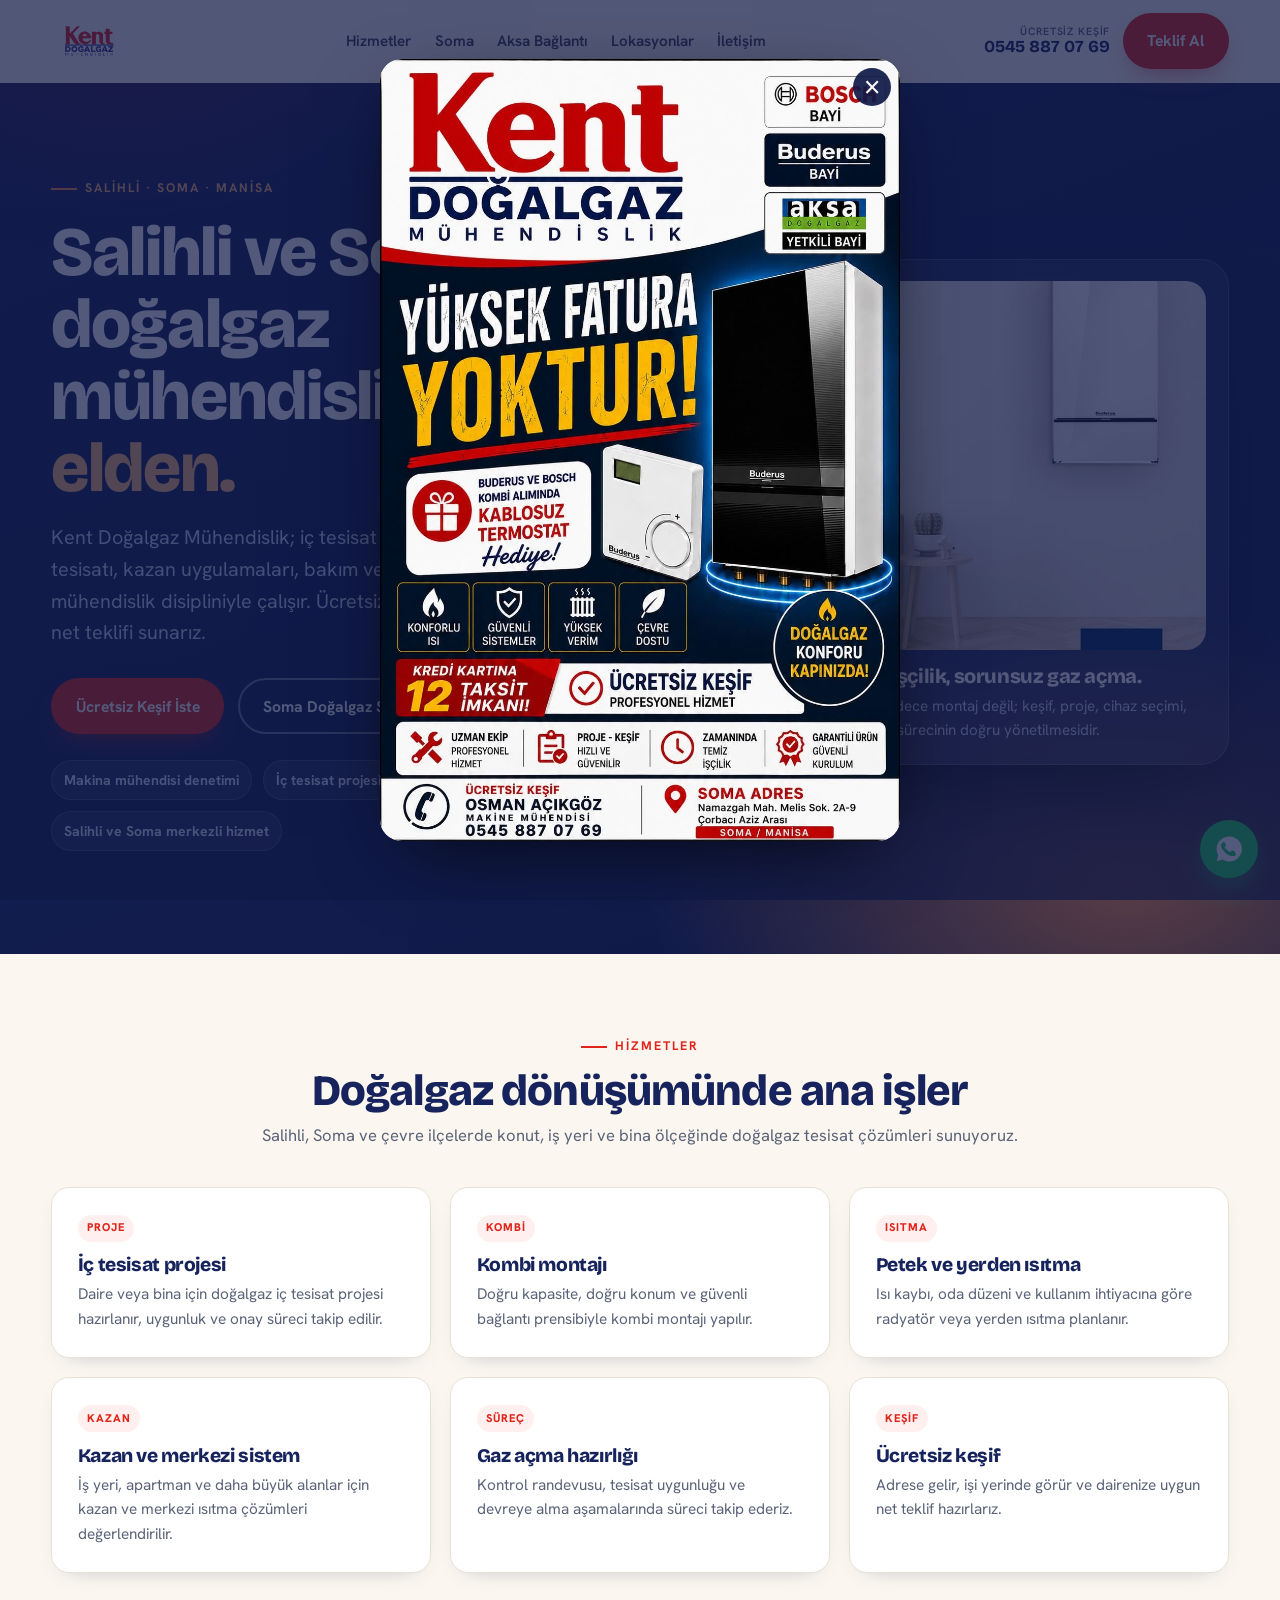
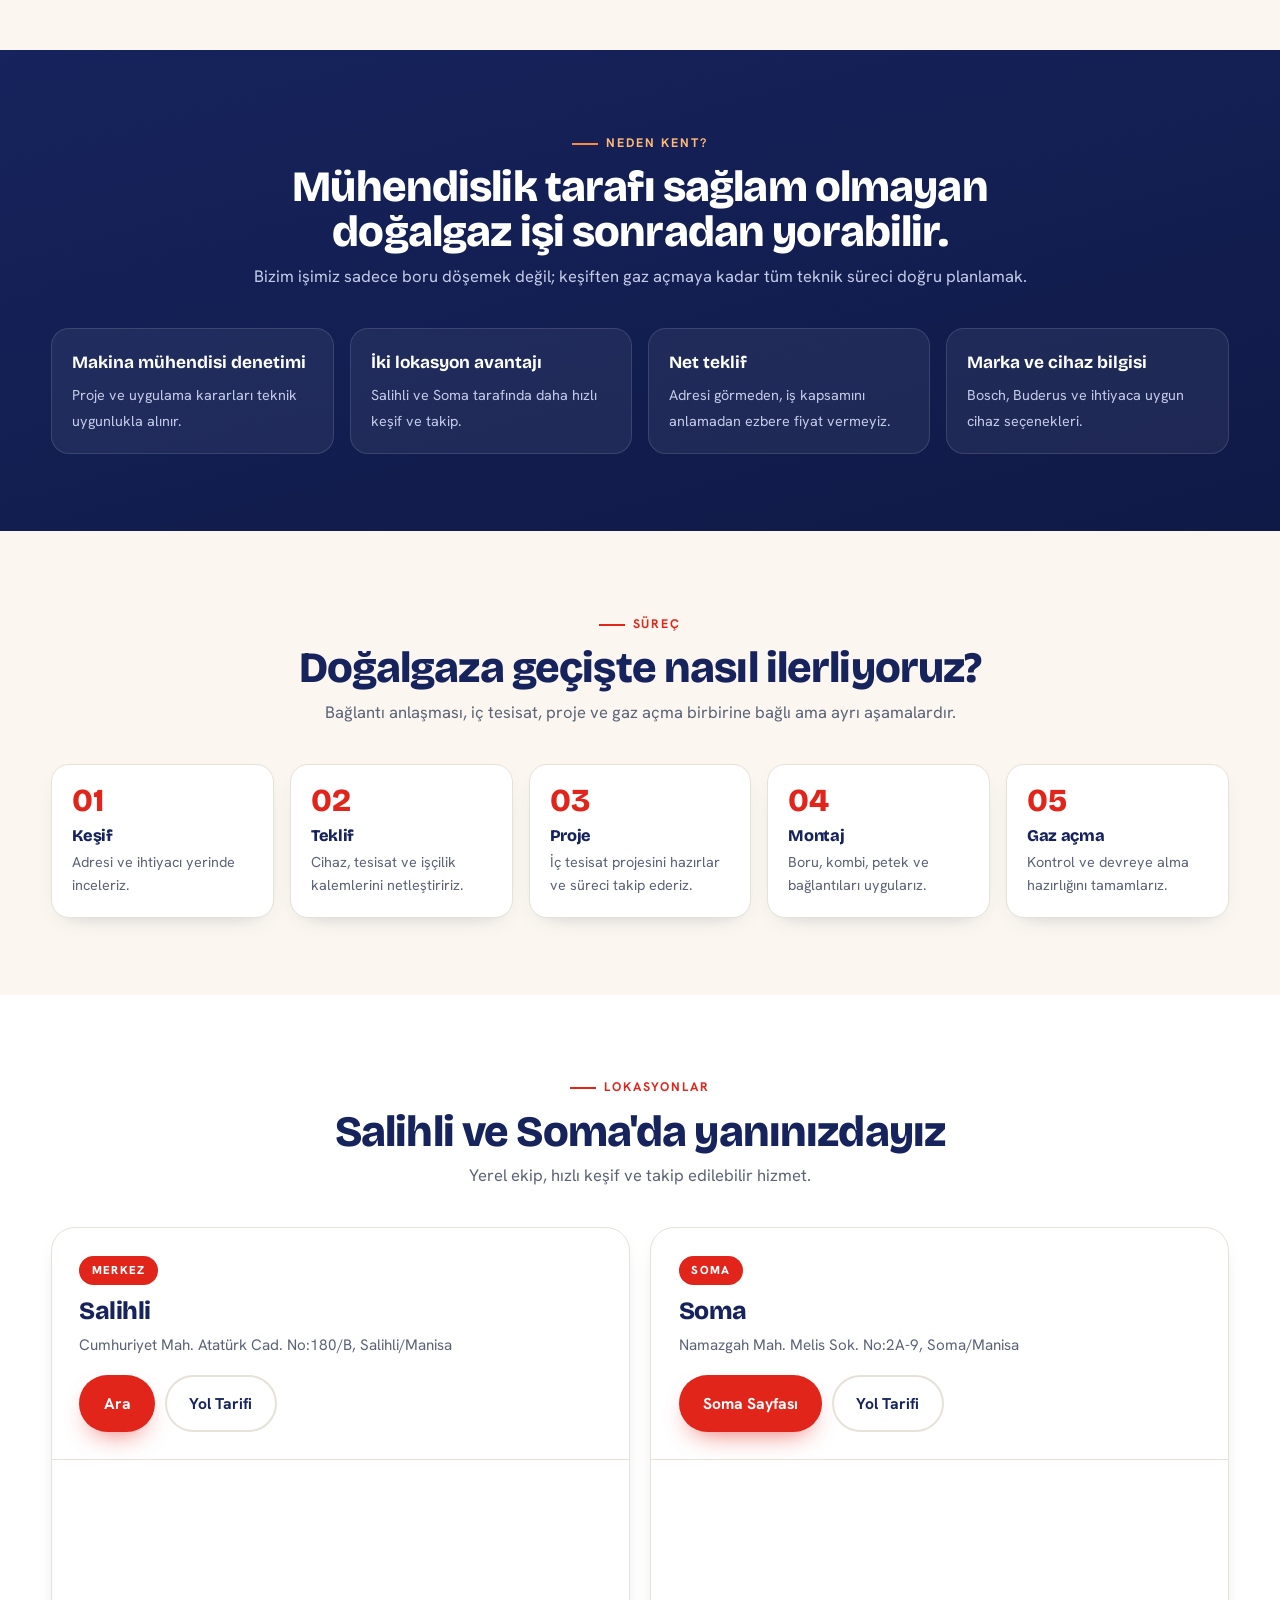
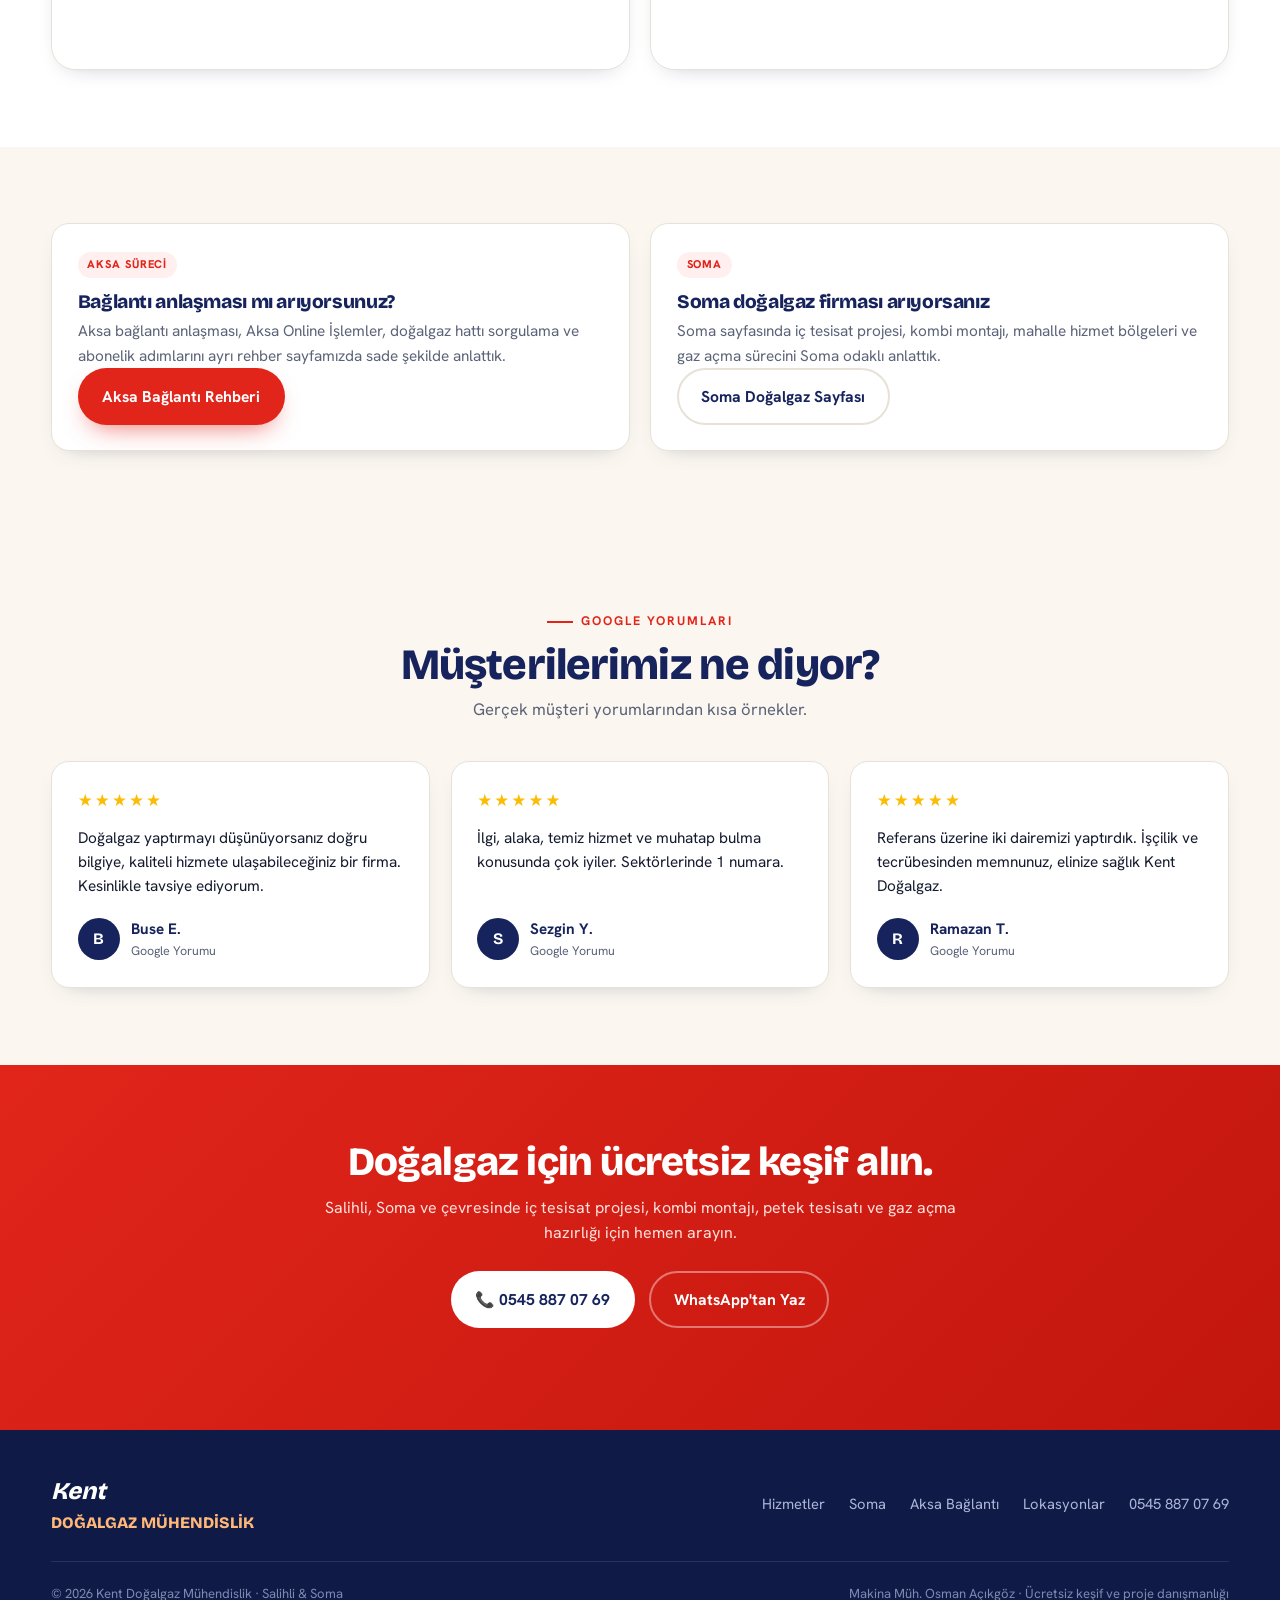
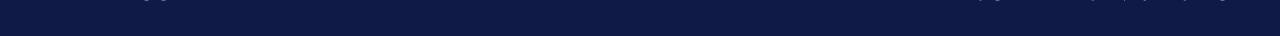
<file: index.html>
<!DOCTYPE html>
<html lang="tr">
<head>
<meta charset="UTF-8" />
<meta name="viewport" content="width=device-width, initial-scale=1.0" />

<link rel="icon" href="/favicon.ico" sizes="48x48">
<link rel="icon" type="image/svg+xml" href="/favicon.svg">
<link rel="icon" type="image/png" sizes="96x96" href="/favicon-96x96.png">
<link rel="apple-touch-icon" href="/apple-touch-icon.png">

<title>Kent Doğalgaz Mühendislik | Salihli ve Soma Doğalgaz Tesisat</title>
<meta name="description" content="Kent Doğalgaz Mühendislik; Salihli ve Soma'da doğalgaz iç tesisat projesi, kombi montajı, petek tesisatı, kazan, bakım ve ücretsiz keşif hizmeti sunar." />
<meta name="keywords" content="Kent Doğalgaz Mühendislik, Salihli doğalgaz, Soma doğalgaz, doğalgaz iç tesisat projesi, doğalgaz tesisat firması, kombi montajı, petek tesisatı, Manisa doğalgaz" />
<meta name="author" content="Kent Doğalgaz Mühendislik" />
<meta name="robots" content="index, follow" />
<meta name="theme-color" content="#16235C" />
<link rel="canonical" href="https://kentmekanikdogalgaz.com/" />

<meta property="og:type" content="website" />
<meta property="og:locale" content="tr_TR" />
<meta property="og:title" content="Kent Doğalgaz Mühendislik | Salihli ve Soma" />
<meta property="og:description" content="Salihli ve Soma'da doğalgaz iç tesisat projesi, kombi montajı, petek tesisatı ve ücretsiz keşif." />
<meta property="og:site_name" content="Kent Doğalgaz Mühendislik" />
<meta property="og:url" content="https://kentmekanikdogalgaz.com/" />

<script type="application/ld+json">
{
  "@context": "https://schema.org",
  "@type": "HVACBusiness",
  "@id": "https://kentmekanikdogalgaz.com/#business",
  "name": "Kent Doğalgaz Mühendislik",
  "url": "https://kentmekanikdogalgaz.com/",
  "telephone": "+90-545-887-07-69",
  "priceRange": "₺₺",
  "slogan": "Eviniz ısınsın, yüzünüz gülsün.",
  "description": "Salihli ve Soma'da doğalgaz iç tesisat projesi, kombi montajı, petek tesisatı, kazan, bakım ve ücretsiz keşif hizmetleri.",
  "founder": { "@type": "Person", "name": "Osman Açıkgöz", "jobTitle": "Makina Mühendisi" },
  "address": {
    "@type": "PostalAddress",
    "streetAddress": "Cumhuriyet Mah. Atatürk Cad. No:180/B",
    "addressLocality": "Salihli",
    "addressRegion": "Manisa",
    "postalCode": "45700",
    "addressCountry": "TR"
  },
  "areaServed": [
    { "@type": "City", "name": "Salihli" },
    { "@type": "City", "name": "Soma" },
    { "@type": "City", "name": "Alaşehir" },
    { "@type": "City", "name": "Ahmetli" },
    { "@type": "City", "name": "Kula" },
    { "@type": "City", "name": "Kırkağaç" }
  ],
  "department": [
    {
      "@type": "HVACBusiness",
      "name": "Kent Doğalgaz Mühendislik - Soma",
      "url": "https://kentmekanikdogalgaz.com/soma",
      "telephone": "+90-545-887-07-69",
      "address": {
        "@type": "PostalAddress",
        "streetAddress": "Namazgah Mah. Melis Sok. No:2A-9",
        "addressLocality": "Soma",
        "addressRegion": "Manisa",
        "addressCountry": "TR"
      }
    }
  ],
  "hasOfferCatalog": {
    "@type": "OfferCatalog",
    "name": "Doğalgaz Hizmetleri",
    "itemListElement": [
      { "@type": "Offer", "itemOffered": { "@type": "Service", "name": "Doğalgaz iç tesisat projesi" } },
      { "@type": "Offer", "itemOffered": { "@type": "Service", "name": "Kombi montajı" } },
      { "@type": "Offer", "itemOffered": { "@type": "Service", "name": "Petek tesisatı" } },
      { "@type": "Offer", "itemOffered": { "@type": "Service", "name": "Kazan ve yerden ısıtma" } }
    ]
  },
  "openingHours": "Mo-Sa 08:30-19:00"
}
</script>

<script type="application/ld+json">
{
  "@context": "https://schema.org",
  "@type": "WebSite",
  "name": "Kent Doğalgaz Mühendislik",
  "url": "https://kentmekanikdogalgaz.com/",
  "potentialAction": {
    "@type": "SearchAction",
    "target": "https://kentmekanikdogalgaz.com/?q={search_term_string}",
    "query-input": "required name=search_term_string"
  }
}
</script>

<link rel="preconnect" href="https://fonts.googleapis.com">
<link rel="preconnect" href="https://fonts.gstatic.com" crossorigin>
<link href="https://fonts.googleapis.com/css2?family=Bricolage+Grotesque:opsz,wght@12..96,400;12..96,600;12..96,700;12..96,800&family=Hanken+Grotesk:wght@400;500;600;700&display=swap" rel="stylesheet">

<style>
:root{--navy:#16235C;--navy-800:#101a47;--red:#E1251B;--red-600:#c2160d;--flame:#FF8A3D;--flame-soft:#ffb877;--cream:#FBF7F0;--paper:#fff;--ink:#141A2E;--muted:#5b6378;--line:#e7e2d8;--shadow:0 18px 50px -22px rgba(16,26,71,.35);--shadow-sm:0 8px 24px -16px rgba(16,26,71,.4);--r:18px}
*{box-sizing:border-box;margin:0;padding:0}html{scroll-behavior:smooth}body{font-family:"Hanken Grotesk",system-ui,sans-serif;color:var(--ink);background:var(--cream);line-height:1.6;-webkit-font-smoothing:antialiased;overflow-x:hidden}h1,h2,h3{font-family:"Bricolage Grotesque",sans-serif;line-height:1.04;letter-spacing:-.02em;font-weight:800}a{color:inherit;text-decoration:none}img{max-width:100%}.wrap{width:min(1180px,92%);margin-inline:auto}.eyebrow{display:inline-flex;align-items:center;gap:.5rem;font-size:.78rem;font-weight:700;letter-spacing:.16em;text-transform:uppercase;color:var(--red)}.eyebrow::before{content:"";width:26px;height:2px;background:var(--red);display:inline-block}.eyebrow.light{color:var(--flame-soft)}.eyebrow.light::before{background:var(--flame)}
.btn{display:inline-flex;align-items:center;gap:.55rem;font-weight:700;font-size:.98rem;padding:.85rem 1.4rem;border-radius:100px;transition:transform .2s,box-shadow .25s,background .2s;cursor:pointer;border:2px solid transparent;white-space:nowrap}.btn-red{background:var(--red);color:#fff;box-shadow:0 12px 26px -12px rgba(225,37,27,.7)}.btn-red:hover{background:var(--red-600);transform:translateY(-2px)}.btn-light{background:#fff;color:var(--navy)}.btn-light:hover{transform:translateY(-2px);box-shadow:var(--shadow-sm)}.btn-outline-light{background:transparent;color:#fff;border-color:rgba(255,255,255,.4)}.btn-outline-light:hover{border-color:#fff;background:rgba(255,255,255,.08)}.btn-outline{background:transparent;color:var(--navy);border-color:var(--line)}.btn-outline:hover{border-color:var(--navy);transform:translateY(-2px)}
header{position:sticky;top:0;z-index:60;background:rgba(251,247,240,.86);backdrop-filter:blur(12px);border-bottom:1px solid transparent;transition:.3s}header.scrolled{border-color:var(--line);box-shadow:0 6px 20px -16px rgba(0,0,0,.4)}.nav{display:flex;align-items:center;justify-content:space-between;padding:.8rem 0;gap:1rem}.logo-img{height:54px;width:auto;display:block}.nav-links{display:flex;gap:1.45rem;align-items:center}.nav-links a{font-weight:600;font-size:.95rem;opacity:.82;transition:.2s}.nav-links a:hover{opacity:1;color:var(--red)}.nav-cta{display:flex;align-items:center;gap:.8rem}.mobile-quick-links{display:none}.nav-phone{display:flex;flex-direction:column;align-items:flex-end;line-height:1.1}.nav-phone span{font-size:.66rem;color:var(--muted);font-weight:600;text-transform:uppercase;letter-spacing:.08em}.nav-phone strong{font-size:1.05rem;color:var(--navy);font-family:"Bricolage Grotesque"}.burger{display:none;background:none;border:0;cursor:pointer;padding:.4rem}.burger .bars span{display:block;width:26px;height:2.5px;background:var(--navy);margin:5px 0;border-radius:2px}.burger .menu-label{display:none}
.hero{background:radial-gradient(800px 460px at 88% 92%,rgba(255,138,61,.30),transparent 60%),radial-gradient(600px 400px at 10% -10%,rgba(225,37,27,.22),transparent 55%),linear-gradient(160deg,var(--navy),var(--navy-800));color:#fff;position:relative;overflow:hidden;padding:clamp(3.2rem,7vw,6.4rem) 0 clamp(4rem,8vw,7rem)}.hero::before{content:"";position:absolute;inset:0;opacity:.5;background-image:linear-gradient(rgba(255,255,255,.04) 1px,transparent 1px),linear-gradient(90deg,rgba(255,255,255,.04) 1px,transparent 1px);background-size:46px 46px;mask:radial-gradient(900px 600px at 70% 50%,#000,transparent 80%)}.hero-grid{display:grid;grid-template-columns:1.05fr .95fr;gap:3rem;align-items:center;position:relative;z-index:2}.hero h1{font-size:clamp(2.4rem,5.4vw,4.35rem);margin:1.1rem 0}.hero h1 .hl{color:var(--flame-soft)}.hero p.lead{font-size:clamp(1.04rem,1.6vw,1.24rem);color:#cdd4ee;max-width:42rem;margin-bottom:1.8rem}.hero-cta{display:flex;gap:.9rem;flex-wrap:wrap;margin-bottom:1.6rem}.hero-tags{display:flex;gap:.65rem;flex-wrap:wrap}.hero-tags span{display:inline-flex;background:rgba(255,255,255,.08);border:1px solid rgba(255,255,255,.15);padding:.5rem .75rem;border-radius:100px;font-size:.88rem;color:#dce3ff;font-weight:700}.hero-card{background:rgba(255,255,255,.08);border:1px solid rgba(255,255,255,.15);border-radius:28px;padding:1.35rem;box-shadow:0 40px 80px -35px rgba(0,0,0,.75);backdrop-filter:blur(8px)}.hero-card img{width:100%;aspect-ratio:4/3;object-fit:cover;border-radius:20px;display:block;margin-bottom:1rem}.hero-card h3{font-size:1.25rem;margin-bottom:.45rem}.hero-card p{color:#cdd4ee;font-size:.95rem}.sec{padding:clamp(3.4rem,6vw,5.6rem) 0}.sec-head{max-width:50rem;margin-bottom:2.4rem}.sec-head.center{margin-inline:auto;text-align:center}.sec-head h2{font-size:clamp(1.8rem,3.4vw,2.7rem);margin:.7rem 0 .5rem;color:var(--navy)}.sec-head p{color:var(--muted);font-size:1.04rem}
.grid3{display:grid;grid-template-columns:repeat(3,1fr);gap:1.2rem}.grid2{display:grid;grid-template-columns:1fr 1fr;gap:1.3rem}.card{background:#fff;border:1px solid var(--line);border-radius:var(--r);padding:1.6rem;box-shadow:var(--shadow-sm);transition:transform .25s,box-shadow .25s}.card:hover{transform:translateY(-5px);box-shadow:var(--shadow)}.card h3{font-size:1.2rem;color:var(--navy);margin-bottom:.45rem}.card p{color:var(--muted);font-size:.96rem}.card .tag{display:inline-block;background:#fff0ef;color:var(--red);font-weight:800;font-size:.7rem;letter-spacing:.08em;text-transform:uppercase;padding:.28rem .6rem;border-radius:100px;margin-bottom:.85rem}.loc-card{background:#fff;border:1px solid var(--line);border-radius:24px;overflow:hidden;box-shadow:var(--shadow-sm);display:flex;flex-direction:column}.loc-head{padding:1.7rem}.loc-flag{display:inline-block;background:var(--red);color:#fff;font-size:.72rem;font-weight:800;letter-spacing:.1em;text-transform:uppercase;padding:.35rem .8rem;border-radius:100px;margin-bottom:.85rem}.loc-card h3{color:var(--navy);font-size:1.55rem;margin-bottom:.5rem}.loc-addr{color:var(--muted);font-size:.95rem;margin-bottom:1.15rem}.loc-actions{display:flex;gap:.6rem;flex-wrap:wrap}.loc-map{height:210px;border-top:1px solid var(--line)}.loc-map iframe{width:100%;height:100%;border:0;filter:grayscale(.15)}.trust{background:linear-gradient(165deg,var(--navy),var(--navy-800));color:#fff;position:relative;overflow:hidden}.trust .sec-head h2{color:#fff}.trust .sec-head p{color:#c4cbe8}.trust-list{display:grid;grid-template-columns:repeat(4,1fr);gap:1rem}.trust-item{background:rgba(255,255,255,.06);border:1px solid rgba(255,255,255,.12);border-radius:var(--r);padding:1.25rem}.trust-item strong{display:block;font-family:"Bricolage Grotesque";font-size:1.08rem;margin-bottom:.35rem;color:#fff}.trust-item span{color:#c4cbe8;font-size:.9rem}.process-list{display:grid;grid-template-columns:repeat(5,1fr);gap:1rem}.step{background:#fff;border:1px solid var(--line);border-radius:var(--r);padding:1.25rem;box-shadow:var(--shadow-sm)}.step .num{font-family:"Bricolage Grotesque";font-size:2rem;color:var(--red);font-weight:800;line-height:1}.step h3{font-size:1.02rem;color:var(--navy);margin:.6rem 0 .35rem}.step p{color:var(--muted);font-size:.9rem}.cta-band{background:linear-gradient(135deg,var(--red),var(--red-600));color:#fff;text-align:center}.cta-band h2{font-size:clamp(1.7rem,3.4vw,2.5rem);margin-bottom:.7rem}.cta-band p{color:#ffe1de;max-width:40rem;margin:0 auto 1.6rem}.cta-band .hero-cta{justify-content:center}.reviews{background:var(--cream)}.rev-grid{display:grid;grid-template-columns:repeat(3,1fr);gap:1.3rem}.rev-card{background:#fff;border:1px solid var(--line);border-radius:var(--r);padding:1.6rem;box-shadow:var(--shadow-sm);display:flex;flex-direction:column;gap:.8rem}.rev-stars{color:#FBBC04;font-size:1.05rem;letter-spacing:2px}.rev-text{color:var(--ink);font-size:.96rem;line-height:1.55;flex:1}.rev-author{display:flex;align-items:center;gap:.7rem;margin-top:.3rem}.rev-avatar{width:42px;height:42px;border-radius:50%;background:var(--navy);color:#fff;display:grid;place-items:center;font-family:"Bricolage Grotesque";font-weight:700;flex-shrink:0}.rev-author .nm{font-weight:700;color:var(--navy);font-size:.95rem}.rev-author .src{font-size:.78rem;color:var(--muted)}footer{background:var(--navy-800);color:#aeb6d8;padding:2.6rem 0 2rem;font-size:.92rem}.foot-top{display:flex;justify-content:space-between;flex-wrap:wrap;gap:1.4rem;padding-bottom:1.6rem;border-bottom:1px solid rgba(255,255,255,.1)}.foot-logo .l1{font-family:"Bricolage Grotesque";font-style:italic;font-weight:800;color:#fff;font-size:1.5rem}.foot-logo .l2{font-family:"Bricolage Grotesque";font-weight:800;color:var(--flame-soft);font-size:1rem}.foot-links{display:flex;gap:1.5rem;flex-wrap:wrap;align-items:center}.foot-links a:hover{color:var(--flame-soft)}.foot-bottom{padding-top:1.3rem;display:flex;justify-content:space-between;flex-wrap:wrap;gap:.6rem;font-size:.82rem;opacity:.7}.wa-float{position:fixed;bottom:22px;right:22px;width:58px;height:58px;border-radius:50%;background:#25D366;display:grid;place-items:center;z-index:80;box-shadow:0 12px 30px -8px rgba(37,211,102,.7);transition:transform .2s}.wa-float:hover{transform:scale(1.08)}.wa-float svg{width:30px;height:30px;color:#fff}.mobile-bar{display:none}.campaign-modal[hidden]{display:none}.campaign-modal{position:fixed;inset:0;z-index:120;display:grid;place-items:center;padding:1.2rem;background:rgba(16,26,71,.72)}.campaign-card{position:relative;width:min(94vw,520px);max-height:88vh;border-radius:22px;background:#fff;box-shadow:0 24px 80px -28px rgba(0,0,0,.85);overflow:hidden}.campaign-card img{display:block;width:100%;height:auto;max-height:88vh;object-fit:contain;background:#fff}.campaign-close{position:absolute;top:.55rem;right:.55rem;z-index:2;width:38px;height:38px;border:0;border-radius:50%;background:rgba(16,26,71,.92);color:#fff;font-size:1.8rem;line-height:1;cursor:pointer;display:grid;place-items:center}.reveal{opacity:0;transform:translateY(24px);transition:opacity .7s,transform .7s}.reveal.in{opacity:1;transform:none}
@media(max-width:980px){.hero-grid,.grid2{grid-template-columns:1fr}.grid3,.trust-list{grid-template-columns:repeat(2,1fr)}.process-list{grid-template-columns:repeat(2,1fr)}.rev-grid{grid-template-columns:repeat(2,1fr)}}
@media(max-width:680px){.logo-img{height:44px}.nav-links,.nav-phone{display:none}.nav-cta{gap:.5rem}.mobile-quick-links{display:flex;gap:.35rem;align-items:center}.mobile-quick-links a{font-size:.78rem;font-weight:800;color:var(--navy);background:#fff;border:1px solid var(--line);border-radius:999px;padding:.42rem .68rem;box-shadow:var(--shadow-sm)}.nav-cta .btn-red{display:none}.burger{display:flex;align-items:center;gap:.45rem}.burger .menu-label{display:block;font-size:.7rem;font-weight:700;color:var(--navy);text-transform:uppercase;letter-spacing:.05em}.nav-links.open{display:flex;flex-direction:column;position:absolute;top:100%;left:0;right:0;background:var(--cream);padding:1.2rem 6%;gap:1rem;border-bottom:1px solid var(--line);box-shadow:var(--shadow)}.grid3,.trust-list,.process-list,.rev-grid{grid-template-columns:1fr}.campaign-modal{padding:.75rem}.campaign-card{width:min(94vw,420px);max-height:84vh}.campaign-card img{max-height:84vh}.wa-float{bottom:78px}.mobile-bar{display:grid;grid-template-columns:1fr 1fr;gap:0;position:fixed;bottom:0;left:0;right:0;z-index:81;background:#fff;border-top:1px solid var(--line);box-shadow:0 -6px 20px -10px rgba(0,0,0,.3)}.mobile-bar a{display:flex;align-items:center;justify-content:center;gap:.5rem;padding:.95rem;font-weight:700;font-size:.95rem}.mobile-bar a.call{color:var(--navy)}.mobile-bar a.wa{background:var(--red);color:#fff}body{padding-bottom:54px}}
</style>
</head>
<body>

<header id="top">
  <div class="wrap nav">
    <a href="#top" class="logo" aria-label="Kent Doğalgaz Mühendislik"><img class="logo-img" src="images/kent-logo.png" alt="Kent Doğalgaz Mühendislik logo"></a>
    <nav class="nav-links" id="navLinks">
      <a href="#hizmetler">Hizmetler</a>
      <a href="soma.html">Soma</a>
      <a href="baglanti-anlasmasi.html">Aksa Bağlantı</a>
      <a href="#lokasyonlar">Lokasyonlar</a>
      <a href="#iletisim">İletişim</a>
    </nav>
    <div class="nav-cta">
      <div class="mobile-quick-links" aria-label="Hızlı bağlantılar"><a href="soma.html">Soma</a><a href="baglanti-anlasmasi.html">Aksa</a></div>
      <a href="tel:+905458870769" class="nav-phone"><span>Ücretsiz Keşif</span><strong>0545 887 07 69</strong></a>
      <a href="https://wa.me/905458870769?text=Merhaba%2C%20do%C4%9Falgaz%20i%C3%A7in%20%C3%BCcretsiz%20ke%C5%9Fif%20talep%20etmek%20istiyorum." class="btn btn-red" target="_blank" rel="noopener">Teklif Al</a>
      <button class="burger" id="burger" aria-label="Menüyü aç"><span class="menu-label">Menü</span><span class="bars"><span></span><span></span><span></span></span></button>
    </div>
  </div>
</header>

<section class="hero">
  <div class="wrap hero-grid">
    <div>
      <span class="eyebrow light">Salihli · Soma · Manisa</span>
      <h1>Salihli ve Soma'da doğalgaz mühendisliği <span class="hl">tek elden.</span></h1>
      <p class="lead">Kent Doğalgaz Mühendislik; iç tesisat projesi, kombi montajı, petek tesisatı, kazan uygulamaları, bakım ve gaz açma hazırlığında mühendislik disipliniyle çalışır. Ücretsiz keşif yapar, doğru projeyi ve net teklifi sunarız.</p>
      <div class="hero-cta">
        <a href="https://wa.me/905458870769?text=Merhaba%2C%20do%C4%9Falgaz%20i%C3%A7in%20%C3%BCcretsiz%20ke%C5%9Fif%20talep%20etmek%20istiyorum." class="btn btn-red" target="_blank" rel="noopener">Ücretsiz Keşif İste</a>
        <a href="soma.html" class="btn btn-outline-light">Soma Doğalgaz Sayfası</a>
      </div>
      <div class="hero-tags"><span>Makina mühendisi denetimi</span><span>İç tesisat projesi</span><span>Bosch & Buderus uygulaması</span><span>Salihli ve Soma merkezli hizmet</span></div>
    </div>
    <div class="hero-card">
      <img src="images/kombi-montaj-buderus.jpeg" alt="Kent Doğalgaz Mühendislik kombi montajı ve doğalgaz tesisatı" loading="eager" decoding="async">
      <h3>Doğru proje, temiz işçilik, sorunsuz gaz açma.</h3>
      <p>Doğalgazda önemli olan sadece montaj değil; keşif, proje, cihaz seçimi, tesisat güvenliği ve kontrol sürecinin doğru yönetilmesidir.</p>
    </div>
  </div>
</section>

<section class="sec" id="hizmetler">
  <div class="wrap">
    <div class="sec-head center reveal"><span class="eyebrow">Hizmetler</span><h2>Doğalgaz dönüşümünde ana işler</h2><p>Salihli, Soma ve çevre ilçelerde konut, iş yeri ve bina ölçeğinde doğalgaz tesisat çözümleri sunuyoruz.</p></div>
    <div class="grid3">
      <article class="card reveal"><span class="tag">Proje</span><h3>İç tesisat projesi</h3><p>Daire veya bina için doğalgaz iç tesisat projesi hazırlanır, uygunluk ve onay süreci takip edilir.</p></article>
      <article class="card reveal"><span class="tag">Kombi</span><h3>Kombi montajı</h3><p>Doğru kapasite, doğru konum ve güvenli bağlantı prensibiyle kombi montajı yapılır.</p></article>
      <article class="card reveal"><span class="tag">Isıtma</span><h3>Petek ve yerden ısıtma</h3><p>Isı kaybı, oda düzeni ve kullanım ihtiyacına göre radyatör veya yerden ısıtma planlanır.</p></article>
      <article class="card reveal"><span class="tag">Kazan</span><h3>Kazan ve merkezi sistem</h3><p>İş yeri, apartman ve daha büyük alanlar için kazan ve merkezi ısıtma çözümleri değerlendirilir.</p></article>
      <article class="card reveal"><span class="tag">Süreç</span><h3>Gaz açma hazırlığı</h3><p>Kontrol randevusu, tesisat uygunluğu ve devreye alma aşamalarında süreci takip ederiz.</p></article>
      <article class="card reveal"><span class="tag">Keşif</span><h3>Ücretsiz keşif</h3><p>Adrese gelir, işi yerinde görür ve dairenize uygun net teklif hazırlarız.</p></article>
    </div>
  </div>
</section>

<section class="sec trust" id="neden">
  <div class="wrap">
    <div class="sec-head center reveal"><span class="eyebrow light">Neden Kent?</span><h2>Mühendislik tarafı sağlam olmayan doğalgaz işi sonradan yorabilir.</h2><p>Bizim işimiz sadece boru döşemek değil; keşiften gaz açmaya kadar tüm teknik süreci doğru planlamak.</p></div>
    <div class="trust-list">
      <div class="trust-item reveal"><strong>Makina mühendisi denetimi</strong><span>Proje ve uygulama kararları teknik uygunlukla alınır.</span></div>
      <div class="trust-item reveal"><strong>İki lokasyon avantajı</strong><span>Salihli ve Soma tarafında daha hızlı keşif ve takip.</span></div>
      <div class="trust-item reveal"><strong>Net teklif</strong><span>Adresi görmeden, iş kapsamını anlamadan ezbere fiyat vermeyiz.</span></div>
      <div class="trust-item reveal"><strong>Marka ve cihaz bilgisi</strong><span>Bosch, Buderus ve ihtiyaca uygun cihaz seçenekleri.</span></div>
    </div>
  </div>
</section>

<section class="sec" id="surec">
  <div class="wrap">
    <div class="sec-head center reveal"><span class="eyebrow">Süreç</span><h2>Doğalgaza geçişte nasıl ilerliyoruz?</h2><p>Bağlantı anlaşması, iç tesisat, proje ve gaz açma birbirine bağlı ama ayrı aşamalardır.</p></div>
    <div class="process-list">
      <div class="step reveal"><span class="num">01</span><h3>Keşif</h3><p>Adresi ve ihtiyacı yerinde inceleriz.</p></div>
      <div class="step reveal"><span class="num">02</span><h3>Teklif</h3><p>Cihaz, tesisat ve işçilik kalemlerini netleştiririz.</p></div>
      <div class="step reveal"><span class="num">03</span><h3>Proje</h3><p>İç tesisat projesini hazırlar ve süreci takip ederiz.</p></div>
      <div class="step reveal"><span class="num">04</span><h3>Montaj</h3><p>Boru, kombi, petek ve bağlantıları uygularız.</p></div>
      <div class="step reveal"><span class="num">05</span><h3>Gaz açma</h3><p>Kontrol ve devreye alma hazırlığını tamamlarız.</p></div>
    </div>
  </div>
</section>

<section class="sec" id="lokasyonlar" style="background:var(--paper)">
  <div class="wrap">
    <div class="sec-head center reveal"><span class="eyebrow">Lokasyonlar</span><h2>Salihli ve Soma'da yanınızdayız</h2><p>Yerel ekip, hızlı keşif ve takip edilebilir hizmet.</p></div>
    <div class="grid2">
      <article class="loc-card reveal">
        <div class="loc-head"><span class="loc-flag">Merkez</span><h3>Salihli</h3><p class="loc-addr">Cumhuriyet Mah. Atatürk Cad. No:180/B, Salihli/Manisa</p><div class="loc-actions"><a href="tel:+905458870769" class="btn btn-red">Ara</a><a href="https://www.google.com/maps?q=Cumhuriyet%20Mahallesi%20Atat%C3%BCrk%20Caddesi%20No%3A180%2FB%20Salihli%20Manisa" class="btn btn-outline" target="_blank" rel="noopener">Yol Tarifi</a></div></div>
        <div class="loc-map"><iframe title="Salihli Kent Doğalgaz harita" src="https://www.google.com/maps?q=Cumhuriyet%20Mahallesi%20Atat%C3%BCrk%20Caddesi%20No%3A180%2FB%20Salihli%20Manisa&output=embed" loading="lazy" referrerpolicy="no-referrer-when-downgrade"></iframe></div>
      </article>
      <article class="loc-card reveal">
        <div class="loc-head"><span class="loc-flag">Soma</span><h3>Soma</h3><p class="loc-addr">Namazgah Mah. Melis Sok. No:2A-9, Soma/Manisa</p><div class="loc-actions"><a href="soma.html" class="btn btn-red">Soma Sayfası</a><a href="https://www.google.com/maps?q=Namazgah%20Mahallesi%20Melis%20Sokak%20Soma%20Manisa" class="btn btn-outline" target="_blank" rel="noopener">Yol Tarifi</a></div></div>
        <div class="loc-map"><iframe title="Soma Kent Doğalgaz harita" src="https://www.google.com/maps?q=Namazgah%20Mahallesi%20Melis%20Sokak%20Soma%20Manisa&output=embed" loading="lazy" referrerpolicy="no-referrer-when-downgrade"></iframe></div>
      </article>
    </div>
  </div>
</section>

<section class="sec" id="baglanti">
  <div class="wrap">
    <div class="grid2">
      <div class="card reveal"><span class="tag">Aksa Süreci</span><h3>Bağlantı anlaşması mı arıyorsunuz?</h3><p>Aksa bağlantı anlaşması, Aksa Online İşlemler, doğalgaz hattı sorgulama ve abonelik adımlarını ayrı rehber sayfamızda sade şekilde anlattık.</p><a href="baglanti-anlasmasi.html" class="btn btn-red">Aksa Bağlantı Rehberi</a></div>
      <div class="card reveal"><span class="tag">Soma</span><h3>Soma doğalgaz firması arıyorsanız</h3><p>Soma sayfasında iç tesisat projesi, kombi montajı, mahalle hizmet bölgeleri ve gaz açma sürecini Soma odaklı anlattık.</p><a href="soma.html" class="btn btn-outline">Soma Doğalgaz Sayfası</a></div>
    </div>
  </div>
</section>

<section class="sec reviews" id="yorumlar">
  <div class="wrap">
    <div class="sec-head center reveal"><span class="eyebrow">Google Yorumları</span><h2>Müşterilerimiz ne diyor?</h2><p>Gerçek müşteri yorumlarından kısa örnekler.</p></div>
    <div class="rev-grid" id="revGrid"></div>
  </div>
</section>

<section class="sec cta-band" id="iletisim">
  <div class="wrap">
    <h2>Doğalgaz için ücretsiz keşif alın.</h2>
    <p>Salihli, Soma ve çevresinde iç tesisat projesi, kombi montajı, petek tesisatı ve gaz açma hazırlığı için hemen arayın.</p>
    <div class="hero-cta"><a href="tel:+905458870769" class="btn btn-light">📞 0545 887 07 69</a><a href="https://wa.me/905458870769?text=Merhaba%2C%20do%C4%9Falgaz%20i%C3%A7in%20%C3%BCcretsiz%20ke%C5%9Fif%20talep%20etmek%20istiyorum." class="btn btn-outline-light" target="_blank" rel="noopener">WhatsApp'tan Yaz</a></div>
  </div>
</section>

<footer>
  <div class="wrap">
    <div class="foot-top"><div class="foot-logo"><div class="l1">Kent</div><div class="l2">DOĞALGAZ MÜHENDİSLİK</div></div><div class="foot-links"><a href="#hizmetler">Hizmetler</a><a href="soma.html">Soma</a><a href="baglanti-anlasmasi.html">Aksa Bağlantı</a><a href="#lokasyonlar">Lokasyonlar</a><a href="tel:+905458870769">0545 887 07 69</a></div></div>
    <div class="foot-bottom"><span>© <span id="year"></span> Kent Doğalgaz Mühendislik · Salihli & Soma</span><span>Makina Müh. Osman Açıkgöz · Ücretsiz keşif ve proje danışmanlığı</span></div>
  </div>
</footer>

<div class="campaign-modal" id="campaignModal" hidden><div class="campaign-card"><button class="campaign-close" id="campaignClose" type="button" aria-label="Kapat">×</button><img src="images/734768208_1307419534709788_2264431174405397631_n.jpg" alt="Kent Doğalgaz kampanya görseli"></div></div>

<a href="https://wa.me/905458870769?text=Merhaba%2C%20do%C4%9Falgaz%20i%C3%A7in%20bilgi%20almak%20istiyorum." class="wa-float" target="_blank" rel="noopener" aria-label="WhatsApp"><svg viewBox="0 0 24 24" fill="currentColor"><path d="M12 2a10 10 0 0 0-8.6 15l-1.3 4.7 4.8-1.3A10 10 0 1 0 12 2Zm5.8 14.2c-.2.7-1.4 1.3-2 1.4-.5.1-1.2.1-1.9-.1-.4-.1-1-.3-1.8-.6-3.1-1.3-5.1-4.4-5.3-4.6-.1-.2-1.2-1.6-1.2-3.1S6.6 7 6.9 6.7c.2-.3.5-.4.7-.4h.5c.2 0 .4 0 .6.5.2.5.7 1.7.8 1.8.1.1.1.3 0 .5l-.7 1c-.1.1-.3.3-.1.6.2.3.8 1.3 1.7 2.1 1.2 1 2.1 1.4 2.4 1.5.3.1.5.1.6-.1l.9-1c.2-.2.4-.2.6-.1.2.1 1.5.7 1.7.8.2.1.4.2.4.3.1.1.1.6-.1 1.3Z"/></svg></a>
<div class="mobile-bar"><a href="tel:+905458870769" class="call">Ara</a><a href="https://wa.me/905458870769?text=Merhaba%2C%20do%C4%9Falgaz%20i%C3%A7in%20bilgi%20almak%20istiyorum." class="wa" target="_blank" rel="noopener">WhatsApp</a></div>

<script>
document.getElementById('year').textContent=new Date().getFullYear();
const header=document.getElementById('top');addEventListener('scroll',()=>header.classList.toggle('scrolled',scrollY>10));
const burger=document.getElementById('burger'),links=document.getElementById('navLinks');burger.addEventListener('click',()=>links.classList.toggle('open'));links.querySelectorAll('a').forEach(a=>a.addEventListener('click',()=>links.classList.remove('open')));
document.querySelector('header .logo')?.addEventListener('click',e=>{e.preventDefault();links.classList.remove('open');window.scrollTo({top:0,behavior:'smooth'});if(location.hash){history.replaceState(null,'',location.pathname+location.search)}});
const campaignModal=document.getElementById('campaignModal'),campaignClose=document.getElementById('campaignClose');const closeCampaign=()=>{if(!campaignModal)return;campaignModal.hidden=true;document.body.style.overflow='';localStorage.setItem('kentCampaignSeen','1')};if(campaignModal&&!localStorage.getItem('kentCampaignSeen')){setTimeout(()=>{campaignModal.hidden=false;document.body.style.overflow='hidden'},700)}campaignClose?.addEventListener('click',closeCampaign);campaignModal?.addEventListener('click',e=>{if(e.target===campaignModal)closeCampaign()});document.addEventListener('keydown',e=>{if(e.key==='Escape'&&campaignModal&&!campaignModal.hidden)closeCampaign()});
const io=new IntersectionObserver(es=>es.forEach(e=>{if(e.isIntersecting){e.target.classList.add('in');io.unobserve(e.target);}}),{threshold:.12});document.querySelectorAll('.reveal').forEach((el,i)=>{el.style.transitionDelay=(i%4*.07)+'s';io.observe(el);});
const YORUMLAR=[{isim:"Buse E.",puan:5,yorum:"Doğalgaz yaptırmayı düşünüyorsanız doğru bilgiye, kaliteli hizmete ulaşabileceğiniz bir firma. Kesinlikle tavsiye ediyorum."},{isim:"Sezgin Y.",puan:5,yorum:"İlgi, alaka, temiz hizmet ve muhatap bulma konusunda çok iyiler. Sektörlerinde 1 numara."},{isim:"Ramazan T.",puan:5,yorum:"Referans üzerine iki dairemizi yaptırdık. İşçilik ve tecrübesinden memnunuz, elinize sağlık Kent Doğalgaz."}];
const revGrid=document.getElementById('revGrid');if(revGrid){revGrid.innerHTML=YORUMLAR.map(r=>`<article class="rev-card"><div class="rev-stars">${'★'.repeat(r.puan)}${'☆'.repeat(5-r.puan)}</div><p class="rev-text">${r.yorum}</p><div class="rev-author"><span class="rev-avatar">${r.isim.trim().charAt(0)}</span><span><span class="nm">${r.isim}</span><span class="src" style="display:block">Google Yorumu</span></span></div></article>`).join('')}
</script>
</body>
</html>
</file>
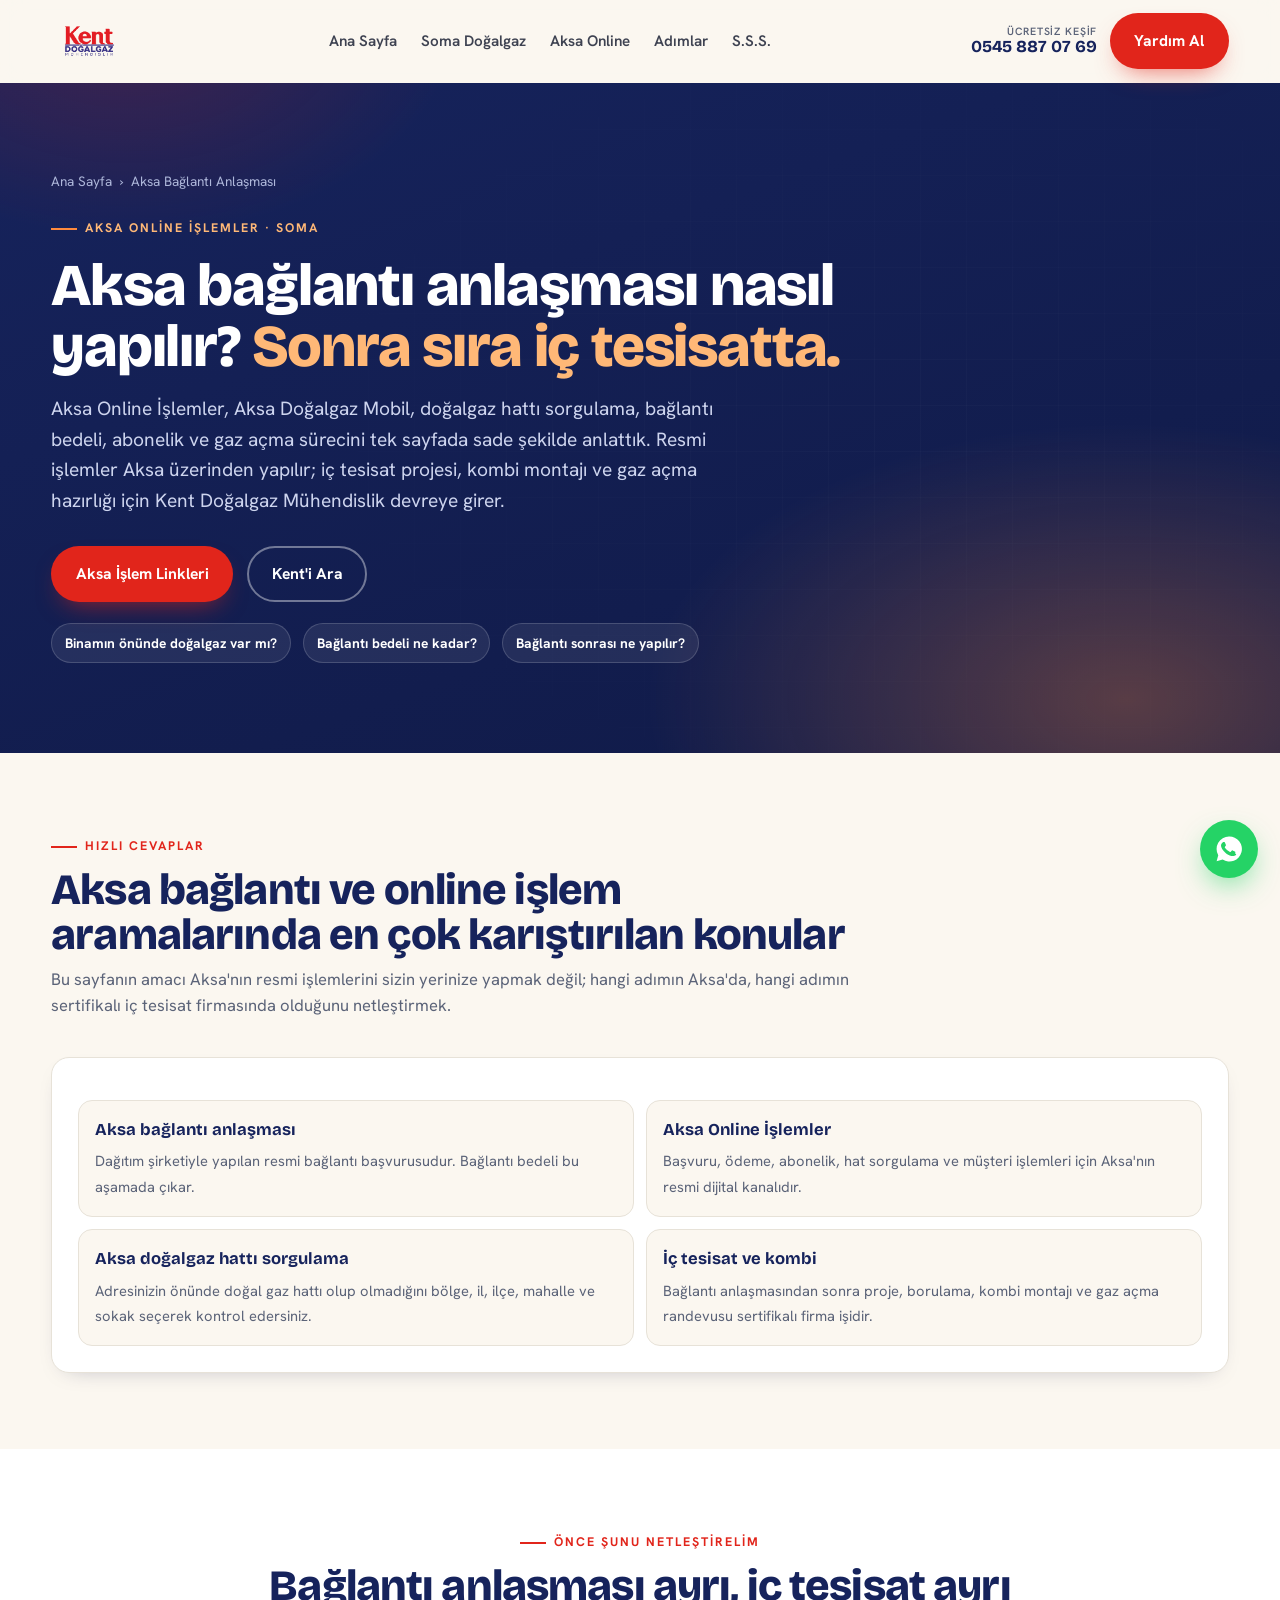
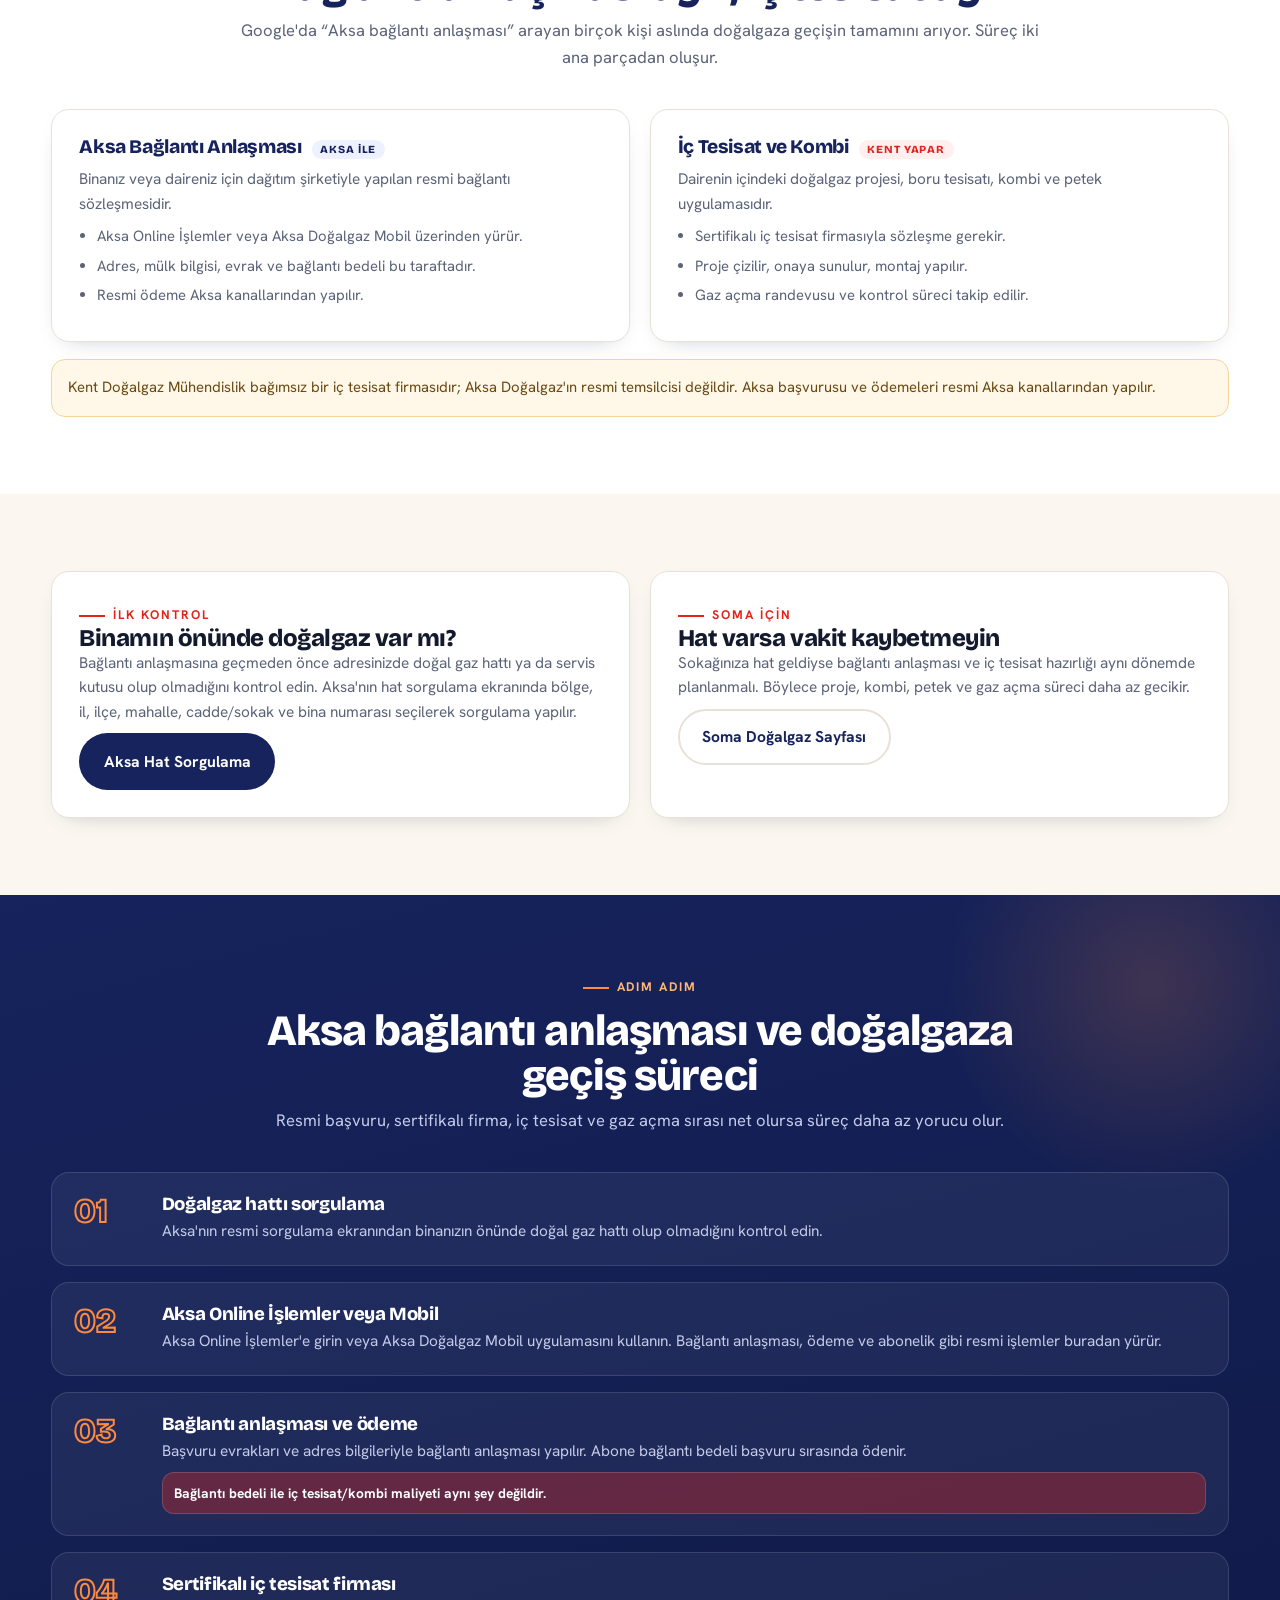
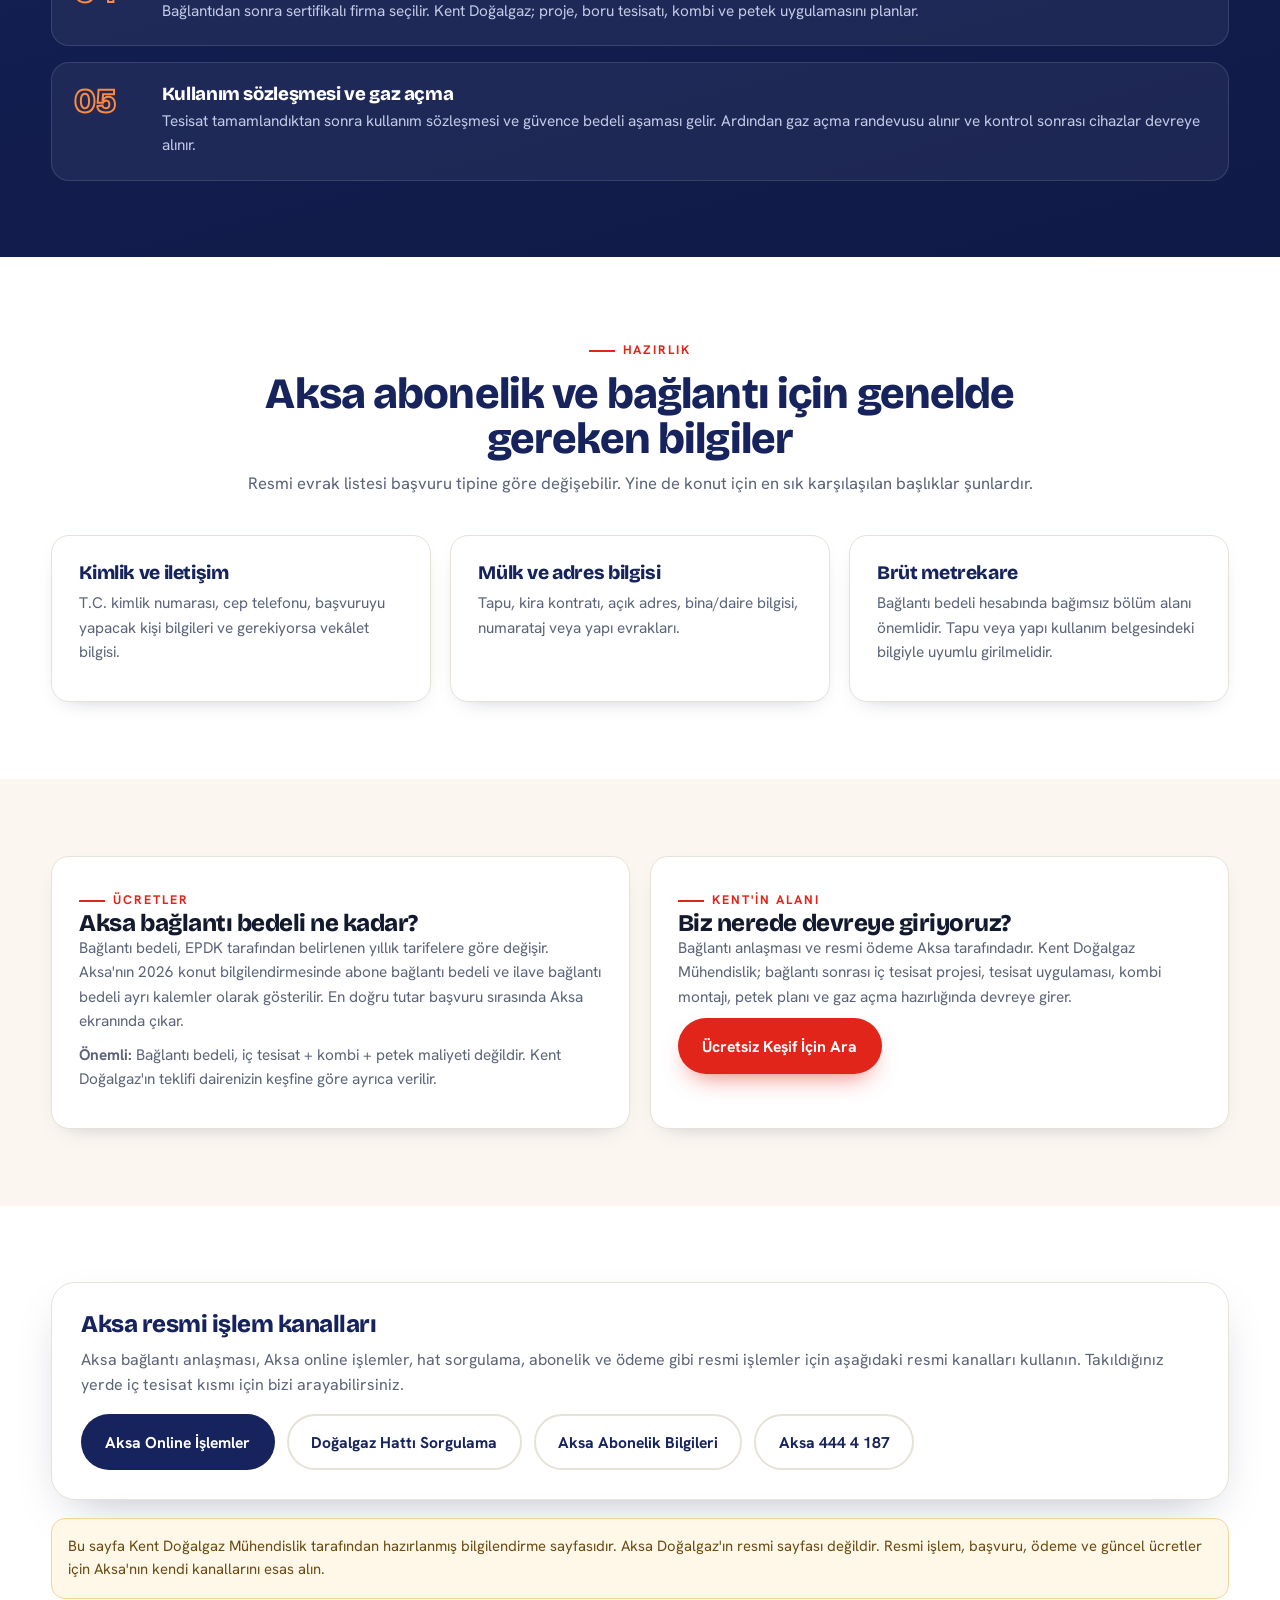
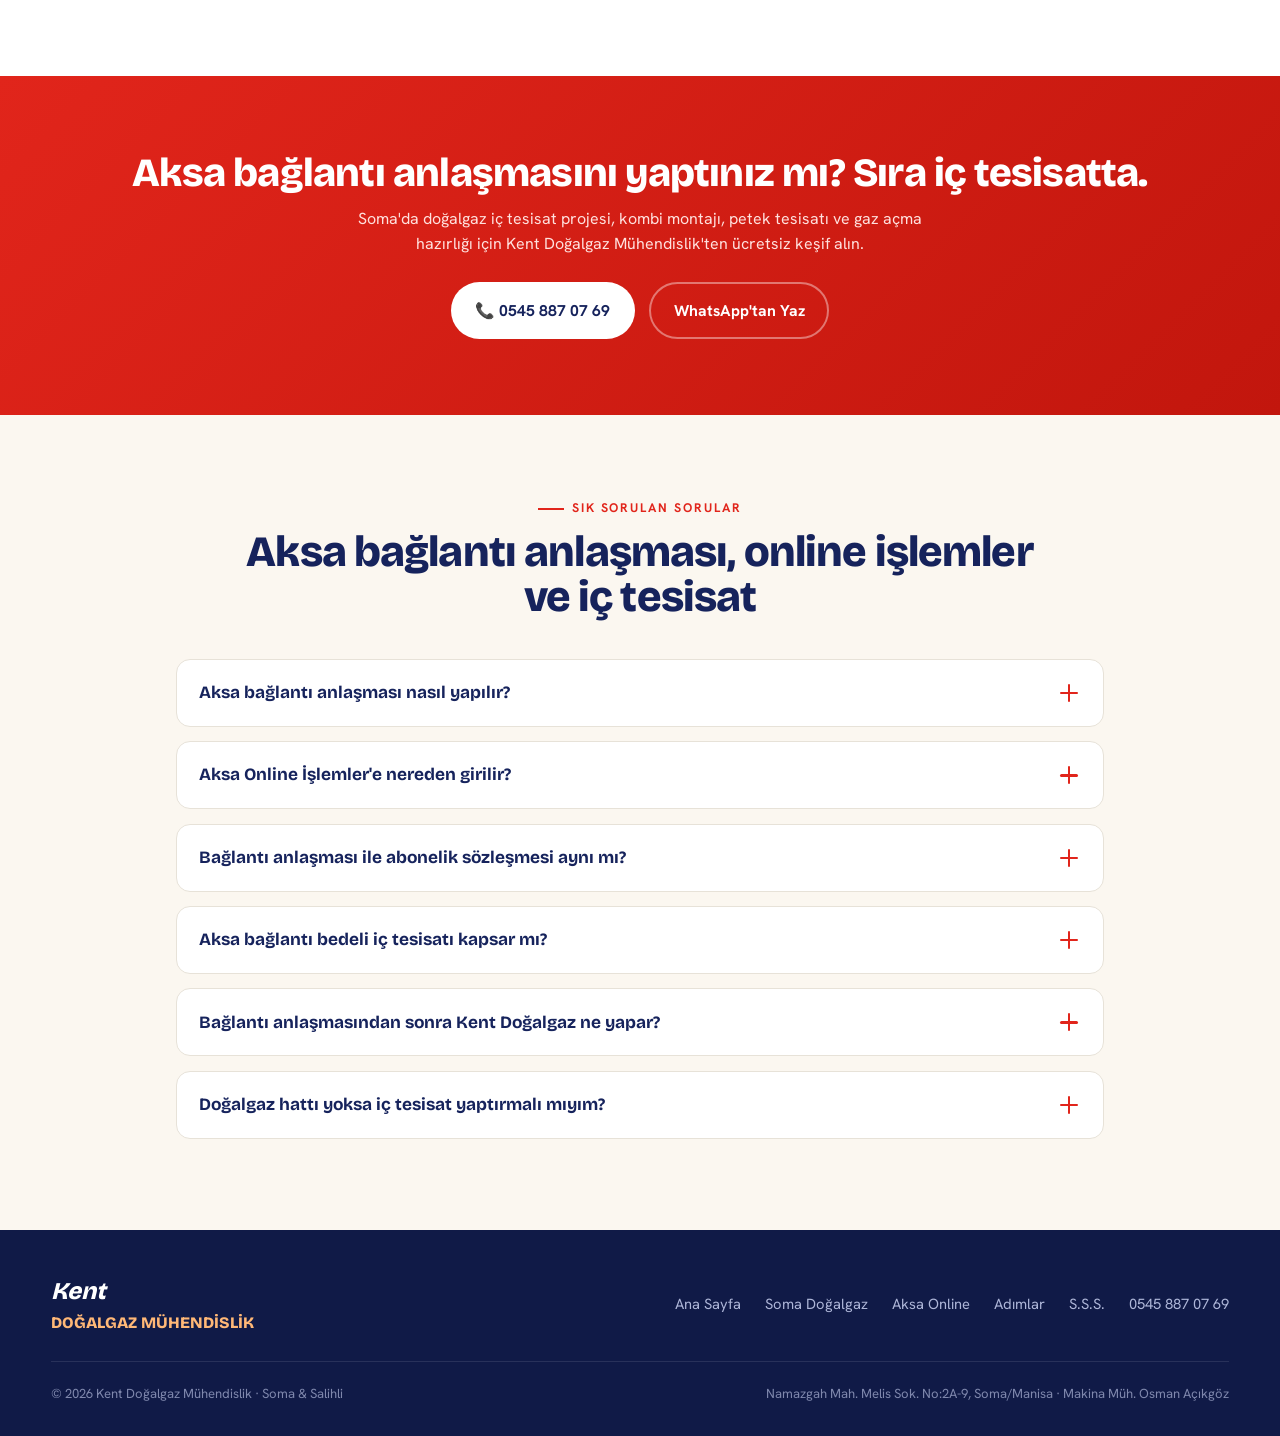
<file: baglanti-anlasmasi.html>
<!DOCTYPE html>
<html lang="tr">
<head>
<meta charset="UTF-8" />
<meta name="viewport" content="width=device-width, initial-scale=1.0" />

<link rel="icon" href="/favicon.ico" sizes="48x48">
<link rel="icon" type="image/svg+xml" href="/favicon.svg">
<link rel="icon" type="image/png" sizes="96x96" href="/favicon-96x96.png">
<link rel="apple-touch-icon" href="/apple-touch-icon.png">

<title>Aksa Bağlantı Anlaşması ve Online İşlemler | Soma Doğalgaz Rehberi</title>
<meta name="description" content="Aksa bağlantı anlaşması nasıl yapılır? Aksa Online İşlemler, Aksa Doğalgaz Mobil, hat sorgulama, abonelik, bağlantı bedeli ve iç tesisat süreci için Soma rehberi." />
<meta name="keywords" content="aksa bağlantı anlaşması, aksa doğalgaz bağlantı anlaşması, aksa online işlemler, aksa doğalgaz online işlemler, aksa mobil, aksa abonelik, soma doğalgaz başvuru, soma bağlantı anlaşması, doğalgaz bağlantı bedeli, doğalgaz hattı sorgulama" />
<meta name="robots" content="index, follow" />
<meta name="theme-color" content="#16235C" />
<link rel="canonical" href="https://kentmekanikdogalgaz.com/baglanti-anlasmasi" />

<meta property="og:type" content="article" />
<meta property="og:locale" content="tr_TR" />
<meta property="og:title" content="Aksa Bağlantı Anlaşması ve Online İşlemler | Soma Rehberi" />
<meta property="og:description" content="Aksa bağlantı anlaşması, Aksa Online İşlemler, doğalgaz hattı sorgulama, abonelik ve iç tesisat sürecini sade anlatan Soma rehberi." />
<meta property="og:url" content="https://kentmekanikdogalgaz.com/baglanti-anlasmasi" />
<meta property="og:site_name" content="Kent Doğalgaz Mühendislik" />

<script type="application/ld+json">
{
  "@context": "https://schema.org",
  "@type": "HowTo",
  "name": "Aksa bağlantı anlaşması nasıl yapılır?",
  "description": "Aksa Online İşlemler ve Aksa Doğalgaz Mobil üzerinden doğalgaz bağlantı anlaşması, ödeme, iç tesisat ve gaz açma sürecinin adımları.",
  "totalTime": "PT20M",
  "step": [
    { "@type": "HowToStep", "name": "Binanızın önünde doğalgaz hattı var mı kontrol edin", "text": "Aksa'nın resmi hat sorgulama ekranından bölge, il, ilçe, mahalle, cadde/sokak ve bina numarası seçilerek doğal gaz hattı kontrol edilir." },
    { "@type": "HowToStep", "name": "Aksa Online İşlemler veya Aksa Doğalgaz Mobil'e girin", "text": "Bağlantı anlaşması ve ödeme gibi resmi işlemler Aksa'nın online işlem kanalları üzerinden yapılır." },
    { "@type": "HowToStep", "name": "Bağlantı anlaşması başvurusu yapın", "text": "Adres ve mülk bilgileri girilir, gerekli evraklar hazırlanır, bağlantı anlaşması oluşturulur ve abone bağlantı bedeli ödenir." },
    { "@type": "HowToStep", "name": "Sertifikalı iç tesisat firmasını seçin", "text": "Bağlantı anlaşmasından sonra doğalgaz iç tesisat projesi, borulama, kombi montajı ve kontrol randevusu için sertifikalı firma ile çalışılır." },
    { "@type": "HowToStep", "name": "Kullanım sözleşmesi ve gaz açma", "text": "Tesisat tamamlandıktan sonra kullanım sözleşmesi yapılır, güvence bedeli ödenir ve tesisatçı firma gaz açma randevusunu takip eder." }
  ]
}
</script>

<script type="application/ld+json">
{
  "@context": "https://schema.org",
  "@type": "FAQPage",
  "mainEntity": [
    { "@type": "Question", "name": "Aksa bağlantı anlaşması nasıl yapılır?", "acceptedAnswer": { "@type": "Answer", "text": "Aksa bağlantı anlaşması Aksa'nın resmi online işlem kanalları veya müşteri hizmetleri üzerinden yapılır. Önce adresinizde doğalgaz hattı olup olmadığı kontrol edilir, sonra gerekli mülk ve kimlik bilgileriyle başvuru yapılır ve bağlantı bedeli ödenir." } },
    { "@type": "Question", "name": "Aksa Online İşlemler'de hangi işlemler yapılır?", "acceptedAnswer": { "@type": "Answer", "text": "Aksa Online İşlemler üzerinden başvuru, abonelik, ödeme, hat sorgulama ve müşteri işlemleri gibi resmi dağıtım şirketi işlemlerine erişilir. Resmi ödeme ve abonelik işlemleri Kent Doğalgaz üzerinden değil Aksa kanalları üzerinden yapılır." } },
    { "@type": "Question", "name": "Bağlantı anlaşması ile iç tesisat aynı şey mi?", "acceptedAnswer": { "@type": "Answer", "text": "Hayır. Bağlantı anlaşması dağıtım şirketiyle yapılan resmi bağlantı sözleşmesidir. İç tesisat ise daire içindeki boru tesisatı, proje, kombi montajı ve gaz açma kontrol sürecidir. Bu bölüm sertifikalı iç tesisat firması tarafından yapılır." } },
    { "@type": "Question", "name": "Aksa bağlantı bedeli ne kadar?", "acceptedAnswer": { "@type": "Answer", "text": "Bağlantı bedeli EPDK tarafından belirlenen yıllık tarifelere göre değişir. En doğru tutar Aksa'nın resmi sayfasında ve başvuru sırasında görüntülenir. İç tesisat ve kombi maliyeti bağlantı bedelinden ayrıdır." } },
    { "@type": "Question", "name": "Bağlantı anlaşmasından sonra ne yapılır?", "acceptedAnswer": { "@type": "Answer", "text": "Bağlantı anlaşmasından sonra sertifikalı firma seçilir, iç tesisat projesi çizilir, montaj yapılır, kullanım sözleşmesi tamamlanır ve gaz açma randevusu alınır. Kent Doğalgaz Mühendislik Soma'da bu iç tesisat ve proje sürecini yürütür." } }
  ]
}
</script>

<link rel="preconnect" href="https://fonts.googleapis.com">
<link rel="preconnect" href="https://fonts.gstatic.com" crossorigin>
<link href="https://fonts.googleapis.com/css2?family=Bricolage+Grotesque:opsz,wght@12..96,400;12..96,600;12..96,700;12..96,800&family=Hanken+Grotesk:wght@400;500;600;700&display=swap" rel="stylesheet">

<style>
:root{--navy:#16235C;--navy-800:#101a47;--red:#E1251B;--red-600:#c2160d;--flame:#FF8A3D;--flame-soft:#ffb877;--cream:#FBF7F0;--paper:#fff;--ink:#141A2E;--muted:#5b6378;--line:#e7e2d8;--shadow:0 18px 50px -22px rgba(16,26,71,.35);--shadow-sm:0 8px 24px -16px rgba(16,26,71,.4);--r:18px}
*{box-sizing:border-box;margin:0;padding:0}html{scroll-behavior:smooth}body{font-family:"Hanken Grotesk",system-ui,sans-serif;color:var(--ink);background:var(--cream);line-height:1.6;-webkit-font-smoothing:antialiased;overflow-x:hidden}h1,h2,h3{font-family:"Bricolage Grotesque",sans-serif;line-height:1.04;letter-spacing:-.02em;font-weight:800}a{color:inherit;text-decoration:none}.wrap{width:min(1180px,92%);margin-inline:auto}.eyebrow{display:inline-flex;align-items:center;gap:.5rem;font-size:.78rem;font-weight:700;letter-spacing:.16em;text-transform:uppercase;color:var(--red)}.eyebrow::before{content:"";width:26px;height:2px;background:var(--red);display:inline-block}.eyebrow.light{color:var(--flame-soft)}.eyebrow.light::before{background:var(--flame)}
.btn{display:inline-flex;align-items:center;gap:.55rem;font-weight:700;font-size:.98rem;padding:.85rem 1.4rem;border-radius:100px;transition:transform .2s,box-shadow .25s,background .2s;cursor:pointer;border:2px solid transparent;white-space:nowrap}.btn-red{background:var(--red);color:#fff;box-shadow:0 12px 26px -12px rgba(225,37,27,.7)}.btn-red:hover{background:var(--red-600);transform:translateY(-2px)}.btn-light{background:#fff;color:var(--navy)}.btn-light:hover{transform:translateY(-2px);box-shadow:var(--shadow-sm)}.btn-navy{background:var(--navy);color:#fff}.btn-navy:hover{background:var(--navy-800);transform:translateY(-2px)}.btn-outline-light{background:transparent;color:#fff;border-color:rgba(255,255,255,.4)}.btn-outline-light:hover{border-color:#fff;background:rgba(255,255,255,.08)}.btn-outline{background:transparent;color:var(--navy);border-color:var(--line)}.btn-outline:hover{border-color:var(--navy);transform:translateY(-2px)}
header{position:sticky;top:0;z-index:60;background:rgba(251,247,240,.82);backdrop-filter:blur(12px);border-bottom:1px solid transparent;transition:.3s}header.scrolled{border-color:var(--line);box-shadow:0 6px 20px -16px rgba(0,0,0,.4)}.nav{display:flex;align-items:center;justify-content:space-between;padding:.8rem 0;gap:1rem}.logo-img{height:54px;width:auto;display:block}.nav-links{display:flex;gap:1.5rem;align-items:center}.nav-links a{font-weight:600;font-size:.95rem;opacity:.82;transition:.2s}.nav-links a:hover{opacity:1;color:var(--red)}.nav-cta{display:flex;align-items:center;gap:.8rem}.nav-phone{display:flex;flex-direction:column;align-items:flex-end;line-height:1.1}.nav-phone span{font-size:.66rem;color:var(--muted);font-weight:600;text-transform:uppercase;letter-spacing:.08em}.nav-phone strong{font-size:1.05rem;color:var(--navy);font-family:"Bricolage Grotesque"}.burger{display:none;background:none;border:0;cursor:pointer;padding:.4rem}.burger .bars span{display:block;width:26px;height:2.5px;background:var(--navy);margin:5px 0;border-radius:2px}.burger .menu-label{display:none}
.hero{background:radial-gradient(800px 460px at 88% 92%,rgba(255,138,61,.30),transparent 60%),radial-gradient(600px 400px at 10% -10%,rgba(225,37,27,.22),transparent 55%),linear-gradient(160deg,var(--navy),var(--navy-800));color:#fff;position:relative;overflow:hidden;padding:clamp(3rem,7vw,5.5rem) 0 clamp(3.5rem,7vw,6rem)}.hero::before{content:"";position:absolute;inset:0;opacity:.5;background-image:linear-gradient(rgba(255,255,255,.04) 1px,transparent 1px),linear-gradient(90deg,rgba(255,255,255,.04) 1px,transparent 1px);background-size:46px 46px;mask:radial-gradient(900px 600px at 70% 50%,#000,transparent 80%)}.breadcrumb{position:relative;z-index:2;font-size:.85rem;color:#aeb7da;margin-bottom:1.2rem}.breadcrumb a:hover{color:#fff}.hero-inner{position:relative;z-index:2;max-width:52rem}.hero h1{font-size:clamp(2.1rem,5vw,3.7rem);margin:1rem 0}.hero h1 .hl{color:var(--flame-soft)}.hero p.lead{font-size:clamp(1.02rem,1.6vw,1.2rem);color:#cdd4ee;max-width:44rem;margin-bottom:1.8rem}.hero-cta{display:flex;gap:.9rem;flex-wrap:wrap}.quick{display:flex;gap:.75rem;flex-wrap:wrap;margin-top:1.3rem}.quick a{font-size:.86rem;font-weight:700;color:#fff;background:rgba(255,255,255,.08);border:1px solid rgba(255,255,255,.16);padding:.52rem .8rem;border-radius:100px}
.sec{padding:clamp(3.4rem,6vw,5.5rem) 0}.sec-head{max-width:50rem;margin-bottom:2.4rem}.sec-head.center{margin-inline:auto;text-align:center}.sec-head h2{font-size:clamp(1.8rem,3.4vw,2.7rem);margin:.7rem 0 .5rem;color:var(--navy)}.sec-head p{color:var(--muted);font-size:1.04rem}.grid2{display:grid;grid-template-columns:1fr 1fr;gap:1.2rem;align-items:stretch}.grid3{display:grid;grid-template-columns:repeat(3,1fr);gap:1.2rem}.card{background:var(--paper);border-radius:var(--r);padding:1.7rem;border:1px solid var(--line);box-shadow:var(--shadow-sm)}.card h3{font-size:1.2rem;color:var(--navy);margin-bottom:.5rem}.card p{color:var(--muted);font-size:.96rem;margin-bottom:.55rem}.card ul{margin:.4rem 0 0;padding-left:1.1rem;color:var(--muted);font-size:.93rem}.card li{margin-bottom:.35rem}.tag{display:inline-block;font-size:.68rem;font-weight:800;letter-spacing:.08em;text-transform:uppercase;padding:.25rem .55rem;border-radius:100px;margin-left:.4rem}.tag.aksa{background:#eef1ff;color:var(--navy)}.tag.kent{background:#fff0ef;color:var(--red)}
.search-box{background:#fff;border:1px solid var(--line);border-radius:var(--r);padding:1.6rem;box-shadow:var(--shadow-sm)}.search-list{display:grid;grid-template-columns:repeat(2,1fr);gap:.8rem;margin-top:1rem}.search-item{border:1px solid var(--line);border-radius:14px;padding:1rem;background:var(--cream)}.search-item strong{display:block;color:var(--navy);font-family:"Bricolage Grotesque";font-size:1.04rem;margin-bottom:.3rem}.search-item span{color:var(--muted);font-size:.92rem}.process{background:linear-gradient(165deg,var(--navy),var(--navy-800));color:#fff;position:relative;overflow:hidden}.process::after{content:"";position:absolute;top:-120px;right:-80px;width:420px;height:420px;border-radius:50%;background:radial-gradient(circle,rgba(255,138,61,.18),transparent 70%)}.process .sec-head h2{color:#fff}.process .sec-head p{color:#c4cbe8}.steps{display:grid;gap:1rem;position:relative;z-index:2}.step{display:grid;grid-template-columns:72px 1fr;gap:1rem;background:rgba(255,255,255,.055);border:1px solid rgba(255,255,255,.12);border-radius:var(--r);padding:1.35rem}.num{font-family:"Bricolage Grotesque";font-size:2.1rem;font-weight:800;color:transparent;-webkit-text-stroke:2px var(--flame);line-height:1}.step h3{font-size:1.16rem;margin-bottom:.3rem}.step p{color:#c4cbe8;font-size:.96rem}.mini{margin-top:.55rem;color:#fff;background:rgba(225,37,27,.35);border:1px solid rgba(255,255,255,.15);padding:.55rem .7rem;border-radius:12px;font-size:.86rem;font-weight:700}
.official{background:#fff;border:1px solid var(--line);border-radius:24px;padding:1.8rem;box-shadow:var(--shadow)}.official h3{font-size:1.5rem;color:var(--navy);margin-bottom:.6rem}.official p{color:var(--muted);margin-bottom:1rem}.chan{display:flex;gap:.75rem;flex-wrap:wrap}.note{margin-top:1.1rem;background:#fff8e9;border:1px solid #f3d49b;color:#6a4a12;border-radius:14px;padding:1rem;font-size:.93rem}.cta-band{background:linear-gradient(135deg,var(--red),var(--red-600));color:#fff;text-align:center}.cta-band h2{font-size:clamp(1.7rem,3.4vw,2.5rem);margin-bottom:.7rem}.cta-band p{color:#ffe1de;max-width:39rem;margin:0 auto 1.6rem}.cta-band .hero-cta{justify-content:center}.faq-grid{max-width:58rem;margin-inline:auto}details{background:#fff;border:1px solid var(--line);border-radius:14px;margin-bottom:.9rem;overflow:hidden;transition:box-shadow .2s}details[open]{box-shadow:var(--shadow-sm)}summary{list-style:none;cursor:pointer;padding:1.2rem 1.4rem;font-family:"Bricolage Grotesque";font-weight:700;color:var(--navy);font-size:1.08rem;display:flex;justify-content:space-between;align-items:center;gap:1rem}summary::-webkit-details-marker{display:none}summary .plus{width:24px;height:24px;flex-shrink:0;position:relative}summary .plus::before,summary .plus::after{content:"";position:absolute;background:var(--red);border-radius:2px}summary .plus::before{top:11px;left:3px;width:18px;height:2.5px}summary .plus::after{left:11px;top:3px;width:2.5px;height:18px}details[open] summary .plus::after{opacity:0}.ans{padding:0 1.4rem 1.3rem;color:var(--muted)}
footer{background:var(--navy-800);color:#aeb6d8;padding:2.6rem 0 2rem;font-size:.92rem}.foot-top{display:flex;justify-content:space-between;flex-wrap:wrap;gap:1.4rem;padding-bottom:1.6rem;border-bottom:1px solid rgba(255,255,255,.1)}.foot-logo .l1{font-family:"Bricolage Grotesque";font-style:italic;font-weight:800;color:#fff;font-size:1.5rem}.foot-logo .l2{font-family:"Bricolage Grotesque";font-weight:800;color:var(--flame-soft);font-size:1rem}.foot-links{display:flex;gap:1.5rem;flex-wrap:wrap;align-items:center}.foot-links a:hover{color:var(--flame-soft)}.foot-bottom{padding-top:1.3rem;display:flex;justify-content:space-between;flex-wrap:wrap;gap:.6rem;font-size:.82rem;opacity:.7}.wa-float{position:fixed;bottom:22px;right:22px;width:58px;height:58px;border-radius:50%;background:#25D366;display:grid;place-items:center;z-index:80;box-shadow:0 12px 30px -8px rgba(37,211,102,.7);transition:transform .2s}.wa-float:hover{transform:scale(1.08)}.wa-float svg{width:30px;height:30px;color:#fff}.mobile-bar{display:none}.reveal{opacity:0;transform:translateY(24px);transition:opacity .7s,transform .7s}.reveal.in{opacity:1;transform:none}
@media(max-width:980px){.grid2,.grid3{grid-template-columns:1fr}.search-list{grid-template-columns:1fr}}
@media(max-width:680px){.logo-img{height:44px}.nav-links,.nav-phone{display:none}.nav-cta .btn-red{display:none}.burger{display:flex;align-items:center;gap:.45rem}.burger .menu-label{display:block;font-size:.7rem;font-weight:700;color:var(--navy);text-transform:uppercase;letter-spacing:.05em}.nav-links.open{display:flex;flex-direction:column;position:absolute;top:100%;left:0;right:0;background:var(--cream);padding:1.2rem 6%;gap:1rem;border-bottom:1px solid var(--line);box-shadow:var(--shadow)}.step{grid-template-columns:1fr}.wa-float{bottom:78px}.mobile-bar{display:grid;grid-template-columns:1fr 1fr;gap:0;position:fixed;bottom:0;left:0;right:0;z-index:81;background:#fff;border-top:1px solid var(--line);box-shadow:0 -6px 20px -10px rgba(0,0,0,.3)}.mobile-bar a{display:flex;align-items:center;justify-content:center;gap:.5rem;padding:.95rem;font-weight:700;font-size:.95rem}.mobile-bar a.call{color:var(--navy)}.mobile-bar a.wa{background:var(--red);color:#fff}body{padding-bottom:54px}}
</style>
</head>
<body>

<header id="top">
  <div class="wrap nav">
    <a href="index.html" class="logo" aria-label="Kent Doğalgaz Mühendislik ana sayfa"><img class="logo-img" src="images/kent-logo.png" alt="Kent Doğalgaz Mühendislik logo"></a>
    <nav class="nav-links" id="navLinks">
      <a href="index.html">Ana Sayfa</a>
      <a href="soma.html">Soma Doğalgaz</a>
      <a href="#aksa-online">Aksa Online</a>
      <a href="#adimlar">Adımlar</a>
      <a href="#sss">S.S.S.</a>
    </nav>
    <div class="nav-cta">
      <a href="tel:+905458870769" class="nav-phone"><span>Ücretsiz Keşif</span><strong>0545 887 07 69</strong></a>
      <a href="https://wa.me/905458870769?text=Merhaba%2C%20Aksa%20ba%C4%9Flant%C4%B1%20anla%C5%9Fmas%C4%B1%20ve%20i%C3%A7%20tesisat%20hakk%C4%B1nda%20bilgi%20almak%20istiyorum." class="btn btn-red" target="_blank" rel="noopener">Yardım Al</a>
      <button class="burger" id="burger" aria-label="Menüyü aç"><span class="menu-label">Menü</span><span class="bars"><span></span><span></span><span></span></span></button>
    </div>
  </div>
</header>

<section class="hero">
  <div class="wrap">
    <div class="breadcrumb"><a href="index.html">Ana Sayfa</a> &nbsp;›&nbsp; Aksa Bağlantı Anlaşması</div>
    <div class="hero-inner">
      <span class="eyebrow light">Aksa Online İşlemler · Soma</span>
      <h1>Aksa bağlantı anlaşması nasıl yapılır? <span class="hl">Sonra sıra iç tesisatta.</span></h1>
      <p class="lead">Aksa Online İşlemler, Aksa Doğalgaz Mobil, doğalgaz hattı sorgulama, bağlantı bedeli, abonelik ve gaz açma sürecini tek sayfada sade şekilde anlattık. Resmi işlemler Aksa üzerinden yapılır; iç tesisat projesi, kombi montajı ve gaz açma hazırlığı için Kent Doğalgaz Mühendislik devreye girer.</p>
      <div class="hero-cta">
        <a href="#aksa-online" class="btn btn-red">Aksa İşlem Linkleri</a>
        <a href="tel:+905458870769" class="btn btn-outline-light">Kent'i Ara</a>
      </div>
      <div class="quick">
        <a href="#hat-sorgulama">Binamın önünde doğalgaz var mı?</a>
        <a href="#bedel">Bağlantı bedeli ne kadar?</a>
        <a href="#tesisat">Bağlantı sonrası ne yapılır?</a>
      </div>
    </div>
  </div>
</section>

<section class="sec" id="arama-niyeti">
  <div class="wrap">
    <div class="sec-head reveal">
      <span class="eyebrow">Hızlı Cevaplar</span>
      <h2>Aksa bağlantı ve online işlem aramalarında en çok karıştırılan konular</h2>
      <p>Bu sayfanın amacı Aksa'nın resmi işlemlerini sizin yerinize yapmak değil; hangi adımın Aksa'da, hangi adımın sertifikalı iç tesisat firmasında olduğunu netleştirmek.</p>
    </div>
    <div class="search-box reveal">
      <div class="search-list">
        <div class="search-item"><strong>Aksa bağlantı anlaşması</strong><span>Dağıtım şirketiyle yapılan resmi bağlantı başvurusudur. Bağlantı bedeli bu aşamada çıkar.</span></div>
        <div class="search-item"><strong>Aksa Online İşlemler</strong><span>Başvuru, ödeme, abonelik, hat sorgulama ve müşteri işlemleri için Aksa'nın resmi dijital kanalıdır.</span></div>
        <div class="search-item"><strong>Aksa doğalgaz hattı sorgulama</strong><span>Adresinizin önünde doğal gaz hattı olup olmadığını bölge, il, ilçe, mahalle ve sokak seçerek kontrol edersiniz.</span></div>
        <div class="search-item"><strong>İç tesisat ve kombi</strong><span>Bağlantı anlaşmasından sonra proje, borulama, kombi montajı ve gaz açma randevusu sertifikalı firma işidir.</span></div>
      </div>
    </div>
  </div>
</section>

<section class="sec" id="tesisat" style="background:var(--paper)">
  <div class="wrap">
    <div class="sec-head center reveal">
      <span class="eyebrow">Önce şunu netleştirelim</span>
      <h2>Bağlantı anlaşması ayrı, iç tesisat ayrı</h2>
      <p>Google'da “Aksa bağlantı anlaşması” arayan birçok kişi aslında doğalgaza geçişin tamamını arıyor. Süreç iki ana parçadan oluşur.</p>
    </div>
    <div class="grid2">
      <div class="card reveal"><h3>Aksa Bağlantı Anlaşması <span class="tag aksa">Aksa ile</span></h3><p>Binanız veya daireniz için dağıtım şirketiyle yapılan resmi bağlantı sözleşmesidir.</p><ul><li>Aksa Online İşlemler veya Aksa Doğalgaz Mobil üzerinden yürür.</li><li>Adres, mülk bilgisi, evrak ve bağlantı bedeli bu taraftadır.</li><li>Resmi ödeme Aksa kanallarından yapılır.</li></ul></div>
      <div class="card reveal"><h3>İç Tesisat ve Kombi <span class="tag kent">Kent yapar</span></h3><p>Dairenin içindeki doğalgaz projesi, boru tesisatı, kombi ve petek uygulamasıdır.</p><ul><li>Sertifikalı iç tesisat firmasıyla sözleşme gerekir.</li><li>Proje çizilir, onaya sunulur, montaj yapılır.</li><li>Gaz açma randevusu ve kontrol süreci takip edilir.</li></ul></div>
    </div>
    <p class="note">Kent Doğalgaz Mühendislik bağımsız bir iç tesisat firmasıdır; Aksa Doğalgaz'ın resmi temsilcisi değildir. Aksa başvurusu ve ödemeleri resmi Aksa kanallarından yapılır.</p>
  </div>
</section>

<section class="sec" id="hat-sorgulama">
  <div class="wrap">
    <div class="grid2">
      <div class="card reveal"><span class="eyebrow">İlk Kontrol</span><h2>Binamın önünde doğalgaz var mı?</h2><p>Bağlantı anlaşmasına geçmeden önce adresinizde doğal gaz hattı ya da servis kutusu olup olmadığını kontrol edin. Aksa'nın hat sorgulama ekranında bölge, il, ilçe, mahalle, cadde/sokak ve bina numarası seçilerek sorgulama yapılır.</p><a href="https://www.aksadogalgaz.com.tr/Musteri-Hizmetleri/Dogal-Gaz-Hatti-Sorgulama" class="btn btn-navy" target="_blank" rel="noopener">Aksa Hat Sorgulama</a></div>
      <div class="card reveal"><span class="eyebrow">Soma İçin</span><h2>Hat varsa vakit kaybetmeyin</h2><p>Sokağınıza hat geldiyse bağlantı anlaşması ve iç tesisat hazırlığı aynı dönemde planlanmalı. Böylece proje, kombi, petek ve gaz açma süreci daha az gecikir.</p><a href="soma.html" class="btn btn-outline">Soma Doğalgaz Sayfası</a></div>
    </div>
  </div>
</section>

<section class="sec process" id="adimlar">
  <div class="wrap">
    <div class="sec-head center reveal"><span class="eyebrow light">Adım Adım</span><h2>Aksa bağlantı anlaşması ve doğalgaza geçiş süreci</h2><p>Resmi başvuru, sertifikalı firma, iç tesisat ve gaz açma sırası net olursa süreç daha az yorucu olur.</p></div>
    <div class="steps">
      <div class="step reveal"><span class="num">01</span><div><h3>Doğalgaz hattı sorgulama</h3><p>Aksa'nın resmi sorgulama ekranından binanızın önünde doğal gaz hattı olup olmadığını kontrol edin.</p></div></div>
      <div class="step reveal"><span class="num">02</span><div><h3>Aksa Online İşlemler veya Mobil</h3><p>Aksa Online İşlemler'e girin veya Aksa Doğalgaz Mobil uygulamasını kullanın. Bağlantı anlaşması, ödeme ve abonelik gibi resmi işlemler buradan yürür.</p></div></div>
      <div class="step reveal"><span class="num">03</span><div><h3>Bağlantı anlaşması ve ödeme</h3><p>Başvuru evrakları ve adres bilgileriyle bağlantı anlaşması yapılır. Abone bağlantı bedeli başvuru sırasında ödenir.</p><div class="mini">Bağlantı bedeli ile iç tesisat/kombi maliyeti aynı şey değildir.</div></div></div>
      <div class="step reveal"><span class="num">04</span><div><h3>Sertifikalı iç tesisat firması</h3><p>Bağlantıdan sonra sertifikalı firma seçilir. Kent Doğalgaz; proje, boru tesisatı, kombi ve petek uygulamasını planlar.</p></div></div>
      <div class="step reveal"><span class="num">05</span><div><h3>Kullanım sözleşmesi ve gaz açma</h3><p>Tesisat tamamlandıktan sonra kullanım sözleşmesi ve güvence bedeli aşaması gelir. Ardından gaz açma randevusu alınır ve kontrol sonrası cihazlar devreye alınır.</p></div></div>
    </div>
  </div>
</section>

<section class="sec" id="belgeler" style="background:var(--paper)">
  <div class="wrap">
    <div class="sec-head center reveal"><span class="eyebrow">Hazırlık</span><h2>Aksa abonelik ve bağlantı için genelde gereken bilgiler</h2><p>Resmi evrak listesi başvuru tipine göre değişebilir. Yine de konut için en sık karşılaşılan başlıklar şunlardır.</p></div>
    <div class="grid3">
      <div class="card reveal"><h3>Kimlik ve iletişim</h3><p>T.C. kimlik numarası, cep telefonu, başvuruyu yapacak kişi bilgileri ve gerekiyorsa vekâlet bilgisi.</p></div>
      <div class="card reveal"><h3>Mülk ve adres bilgisi</h3><p>Tapu, kira kontratı, açık adres, bina/daire bilgisi, numarataj veya yapı evrakları.</p></div>
      <div class="card reveal"><h3>Brüt metrekare</h3><p>Bağlantı bedeli hesabında bağımsız bölüm alanı önemlidir. Tapu veya yapı kullanım belgesindeki bilgiyle uyumlu girilmelidir.</p></div>
    </div>
  </div>
</section>

<section class="sec" id="bedel">
  <div class="wrap">
    <div class="grid2">
      <div class="card reveal"><span class="eyebrow">Ücretler</span><h2>Aksa bağlantı bedeli ne kadar?</h2><p>Bağlantı bedeli, EPDK tarafından belirlenen yıllık tarifelere göre değişir. Aksa'nın 2026 konut bilgilendirmesinde abone bağlantı bedeli ve ilave bağlantı bedeli ayrı kalemler olarak gösterilir. En doğru tutar başvuru sırasında Aksa ekranında çıkar.</p><p><strong>Önemli:</strong> Bağlantı bedeli, iç tesisat + kombi + petek maliyeti değildir. Kent Doğalgaz'ın teklifi dairenizin keşfine göre ayrıca verilir.</p></div>
      <div class="card reveal"><span class="eyebrow">Kent'in Alanı</span><h2>Biz nerede devreye giriyoruz?</h2><p>Bağlantı anlaşması ve resmi ödeme Aksa tarafındadır. Kent Doğalgaz Mühendislik; bağlantı sonrası iç tesisat projesi, tesisat uygulaması, kombi montajı, petek planı ve gaz açma hazırlığında devreye girer.</p><a href="tel:+905458870769" class="btn btn-red">Ücretsiz Keşif İçin Ara</a></div>
    </div>
  </div>
</section>

<section class="sec" id="aksa-online" style="background:var(--paper)">
  <div class="wrap">
    <div class="official reveal">
      <h3>Aksa resmi işlem kanalları</h3>
      <p>Aksa bağlantı anlaşması, Aksa online işlemler, hat sorgulama, abonelik ve ödeme gibi resmi işlemler için aşağıdaki resmi kanalları kullanın. Takıldığınız yerde iç tesisat kısmı için bizi arayabilirsiniz.</p>
      <div class="chan">
        <a href="https://onlineislemler.aksadogalgaz.com.tr" class="btn btn-navy" target="_blank" rel="noopener">Aksa Online İşlemler</a>
        <a href="https://www.aksadogalgaz.com.tr/Musteri-Hizmetleri/Dogal-Gaz-Hatti-Sorgulama" class="btn btn-outline" target="_blank" rel="noopener">Doğalgaz Hattı Sorgulama</a>
        <a href="https://www.aksadogalgaz.com.tr/Musteri-Hizmetleri/Abonelik-Islemleri/Konut" class="btn btn-outline" target="_blank" rel="noopener">Aksa Abonelik Bilgileri</a>
        <a href="tel:4444187" class="btn btn-outline">Aksa 444 4 187</a>
      </div>
    </div>
    <p class="note">Bu sayfa Kent Doğalgaz Mühendislik tarafından hazırlanmış bilgilendirme sayfasıdır. Aksa Doğalgaz'ın resmi sayfası değildir. Resmi işlem, başvuru, ödeme ve güncel ücretler için Aksa'nın kendi kanallarını esas alın.</p>
  </div>
</section>

<section class="sec cta-band" id="iletisim">
  <div class="wrap">
    <h2>Aksa bağlantı anlaşmasını yaptınız mı? Sıra iç tesisatta.</h2>
    <p>Soma'da doğalgaz iç tesisat projesi, kombi montajı, petek tesisatı ve gaz açma hazırlığı için Kent Doğalgaz Mühendislik'ten ücretsiz keşif alın.</p>
    <div class="hero-cta">
      <a href="tel:+905458870769" class="btn btn-light">📞 0545 887 07 69</a>
      <a href="https://wa.me/905458870769?text=Merhaba%2C%20Aksa%20ba%C4%9Flant%C4%B1%20anla%C5%9Fmas%C4%B1%20sonras%C4%B1%20i%C3%A7%20tesisat%20i%C3%A7in%20%C3%BCcretsiz%20ke%C5%9Fif%20istiyorum." class="btn btn-outline-light" target="_blank" rel="noopener">WhatsApp'tan Yaz</a>
    </div>
  </div>
</section>

<section class="sec" id="sss">
  <div class="wrap">
    <div class="sec-head center reveal"><span class="eyebrow">Sık Sorulan Sorular</span><h2>Aksa bağlantı anlaşması, online işlemler ve iç tesisat</h2></div>
    <div class="faq-grid">
      <details class="reveal"><summary>Aksa bağlantı anlaşması nasıl yapılır? <span class="plus"></span></summary><div class="ans">Önce adresinizde doğal gaz hattı olup olmadığını kontrol edersiniz. Sonra Aksa Online İşlemler veya Aksa Doğalgaz Mobil üzerinden başvuru, evrak ve ödeme adımlarını tamamlarsınız. Resmi ekranlar değişebileceği için son adımda Aksa'nın yönlendirmesini esas alın.</div></details>
      <details class="reveal"><summary>Aksa Online İşlemler'e nereden girilir? <span class="plus"></span></summary><div class="ans">Aksa'nın resmi internet sitesindeki “Aksa Online İşlemler” menüsünden veya doğrudan online işlem ekranından giriş yapılır. Bu sayfada resmi işlem kanallarına yönlendirme linkleri var.</div></details>
      <details class="reveal"><summary>Bağlantı anlaşması ile abonelik sözleşmesi aynı mı? <span class="plus"></span></summary><div class="ans">Hayır. Bağlantı anlaşması binaya/bağımsız bölüme gaz bağlantısı hakkı veren aşamadır. Doğal gaz kullanım sözleşmesi ise tesisat tamamlandıktan sonra gazı kullanacak kişi adına yapılan abonelik sözleşmesidir.</div></details>
      <details class="reveal"><summary>Aksa bağlantı bedeli iç tesisatı kapsar mı? <span class="plus"></span></summary><div class="ans">Hayır. Bağlantı bedeli dağıtım şirketi tarafındaki resmi bağlantı kalemidir. İç tesisat, proje, kombi, petek ve montaj maliyeti ayrıca hesaplanır.</div></details>
      <details class="reveal"><summary>Bağlantı anlaşmasından sonra Kent Doğalgaz ne yapar? <span class="plus"></span></summary><div class="ans">Kent Doğalgaz Mühendislik ücretsiz keşif yapar, dairenin ihtiyacına göre iç tesisat projesi ve cihaz planını çıkarır, kombi/petek/borulama uygulamasını yapar ve gaz açma kontrol sürecini takip eder.</div></details>
      <details class="reveal"><summary>Doğalgaz hattı yoksa iç tesisat yaptırmalı mıyım? <span class="plus"></span></summary><div class="ans">Sokağınızda hat veya servis kutusu yoksa önce Aksa'nın hat sorgulama ve bölge planlaması tarafını kontrol etmek gerekir. Hat geldiyse keşif ve proje hazırlığını geciktirmemek mantıklıdır.</div></details>
    </div>
  </div>
</section>

<footer>
  <div class="wrap">
    <div class="foot-top"><div class="foot-logo"><div class="l1">Kent</div><div class="l2">DOĞALGAZ MÜHENDİSLİK</div></div><div class="foot-links"><a href="index.html">Ana Sayfa</a><a href="soma.html">Soma Doğalgaz</a><a href="#aksa-online">Aksa Online</a><a href="#adimlar">Adımlar</a><a href="#sss">S.S.S.</a><a href="tel:+905458870769">0545 887 07 69</a></div></div>
    <div class="foot-bottom"><span>© <span id="year"></span> Kent Doğalgaz Mühendislik · Soma &amp; Salihli</span><span>Namazgah Mah. Melis Sok. No:2A-9, Soma/Manisa · Makina Müh. Osman Açıkgöz</span></div>
  </div>
</footer>

<a href="https://wa.me/905458870769?text=Merhaba%2C%20Aksa%20ba%C4%9Flant%C4%B1%20anla%C5%9Fmas%C4%B1%20ve%20i%C3%A7%20tesisat%20hakk%C4%B1nda%20bilgi%20almak%20istiyorum." class="wa-float" target="_blank" rel="noopener" aria-label="WhatsApp"><svg viewBox="0 0 24 24" fill="currentColor"><path d="M12 2a10 10 0 0 0-8.6 15l-1.3 4.7 4.8-1.3A10 10 0 1 0 12 2Zm5.8 14.2c-.2.7-1.4 1.3-2 1.4-.5.1-1.2.1-1.9-.1-.4-.1-1-.3-1.8-.6-3.1-1.3-5.1-4.4-5.3-4.6-.1-.2-1.2-1.6-1.2-3.1S6.6 7 6.9 6.7c.2-.3.5-.4.7-.4h.5c.2 0 .4 0 .6.5.2.5.7 1.7.8 1.8.1.1.1.3 0 .5l-.7 1c-.1.1-.3.3-.1.6.2.3.8 1.3 1.7 2.1 1.2 1 2.1 1.4 2.4 1.5.3.1.5.1.6-.1l.9-1c.2-.2.4-.2.6-.1.2.1 1.5.7 1.7.8.2.1.4.2.4.3.1.1.1.6-.1 1.3Z"/></svg></a>
<div class="mobile-bar"><a href="tel:+905458870769" class="call">Ara</a><a href="https://wa.me/905458870769?text=Merhaba%2C%20Aksa%20ba%C4%9Flant%C4%B1%20anla%C5%9Fmas%C4%B1%20sonras%C4%B1%20i%C3%A7%20tesisat%20i%C3%A7in%20bilgi%20almak%20istiyorum." class="wa" target="_blank" rel="noopener">WhatsApp</a></div>

<script>
document.getElementById('year').textContent=new Date().getFullYear();
const header=document.getElementById('top');addEventListener('scroll',()=>header.classList.toggle('scrolled',scrollY>10));
const burger=document.getElementById('burger'),links=document.getElementById('navLinks');burger.addEventListener('click',()=>links.classList.toggle('open'));links.querySelectorAll('a').forEach(a=>a.addEventListener('click',()=>links.classList.remove('open')));
const io=new IntersectionObserver(es=>es.forEach(e=>{if(e.isIntersecting){e.target.classList.add('in');io.unobserve(e.target);}}),{threshold:.12});document.querySelectorAll('.reveal').forEach((el,i)=>{el.style.transitionDelay=(i%4*.07)+'s';io.observe(el);});
</script>
</body>
</html>
</file>
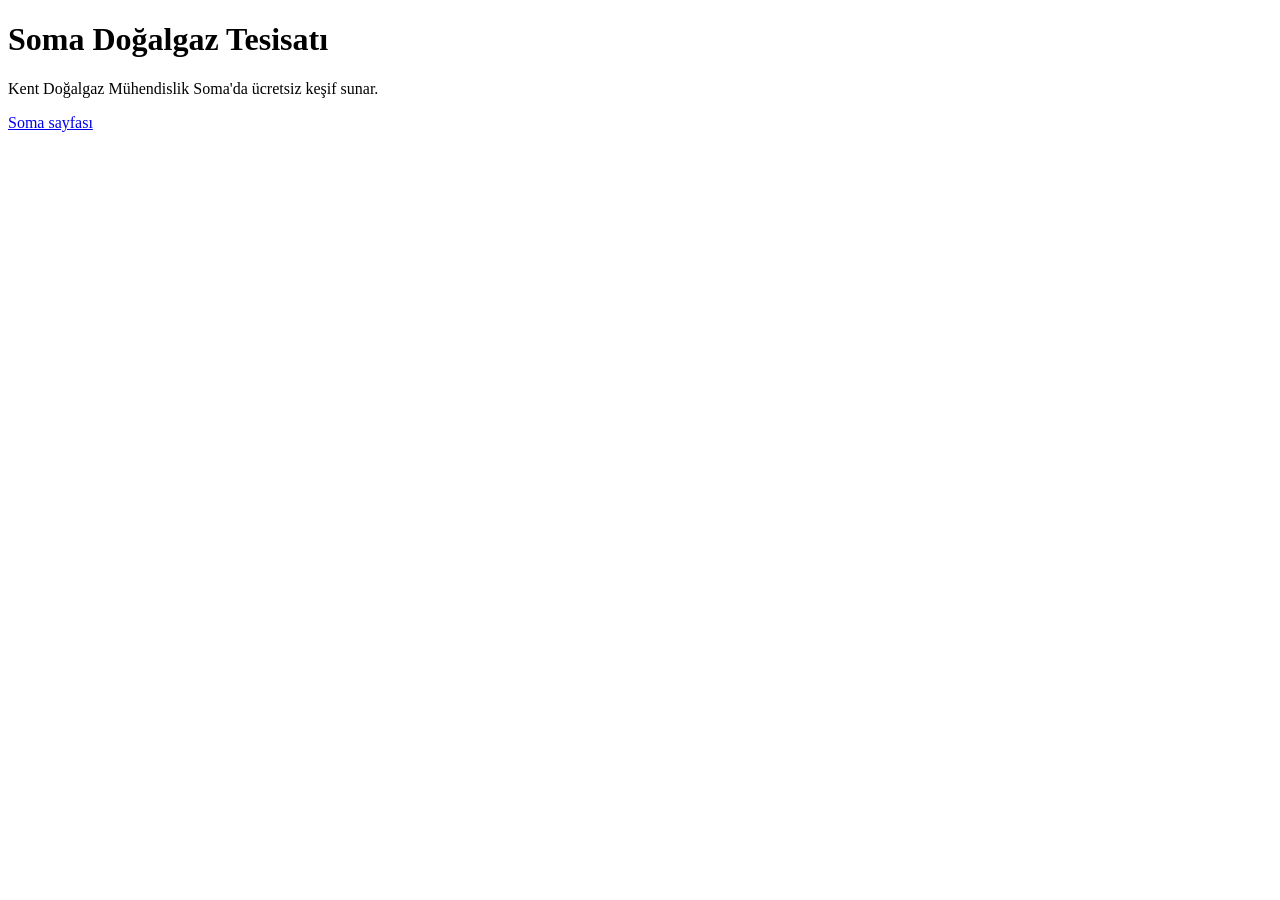
<file: soma-dogalgaz-tesisati.html>
<!DOCTYPE html>
<html lang="tr">
<head><meta charset="UTF-8"><title>Soma Doğalgaz Tesisatı</title></head>
<body><h1>Soma Doğalgaz Tesisatı</h1><p>Kent Doğalgaz Mühendislik Soma'da ücretsiz keşif sunar.</p><a href="soma.html">Soma sayfası</a></body>
</html>
</file>
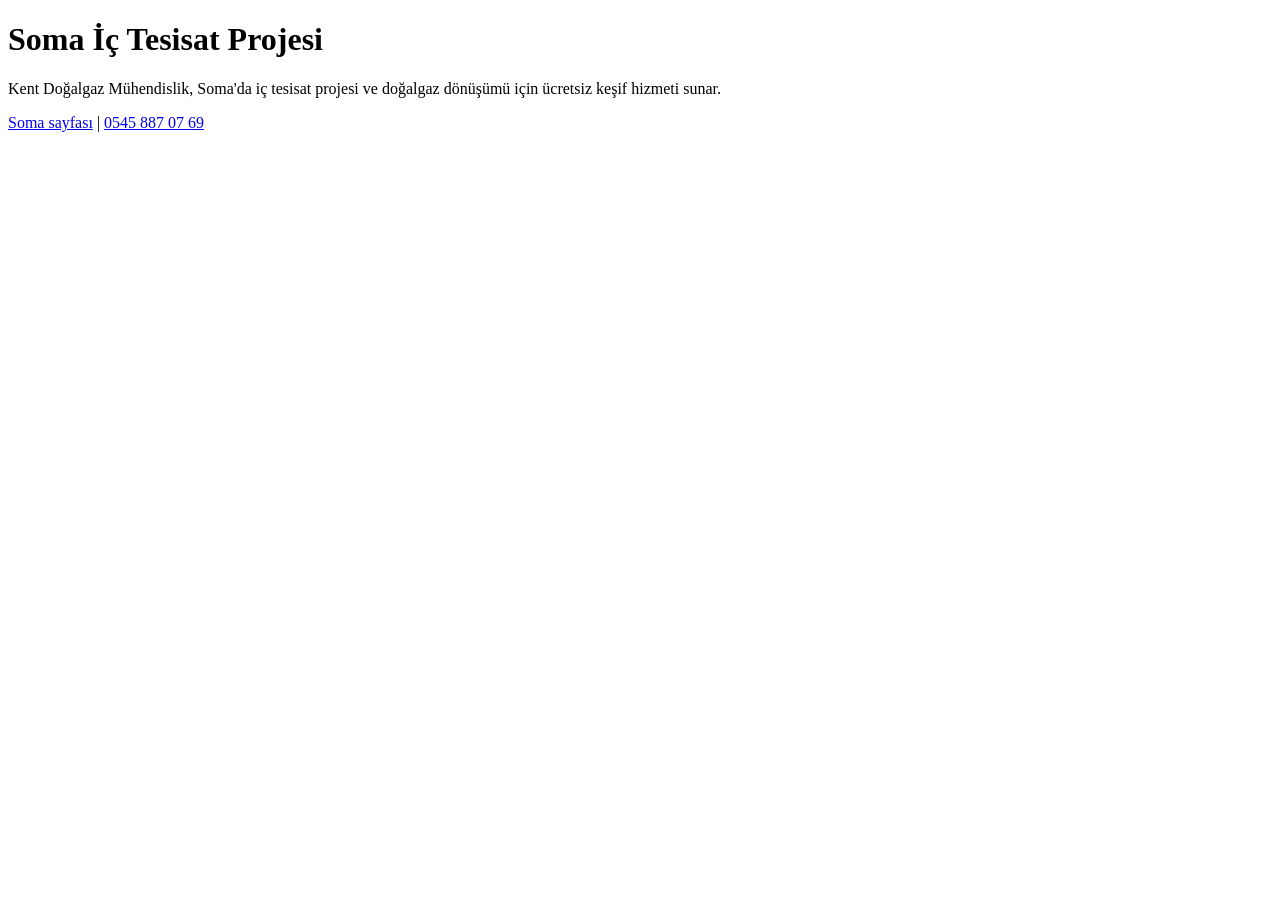
<file: soma-ic-tesisat-projesi.html>
<!DOCTYPE html>
<html lang="tr"><head><meta charset="UTF-8"><meta name="viewport" content="width=device-width, initial-scale=1.0"><title>Soma İç Tesisat Projesi | Kent Doğalgaz</title><meta name="description" content="Soma iç tesisat projesi ve doğalgaz dönüşümü için Kent Doğalgaz Mühendislik'ten ücretsiz keşif alın."><link rel="canonical" href="https://kentmekanikdogalgaz.com/soma-ic-tesisat-projesi"></head><body><h1>Soma İç Tesisat Projesi</h1><p>Kent Doğalgaz Mühendislik, Soma'da iç tesisat projesi ve doğalgaz dönüşümü için ücretsiz keşif hizmeti sunar.</p><p><a href="soma.html">Soma sayfası</a> | <a href="tel:+905458870769">0545 887 07 69</a></p></body></html>
</file>
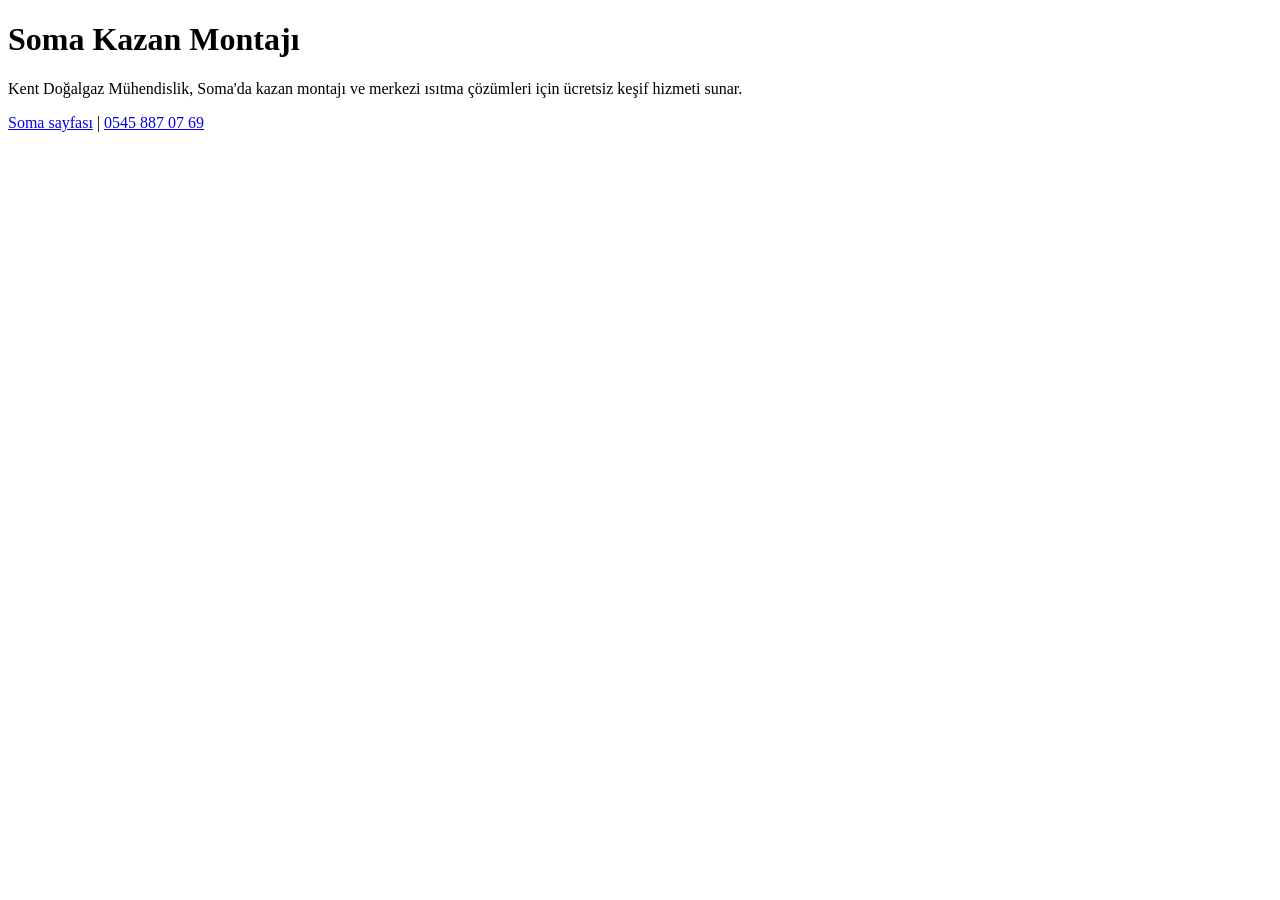
<file: soma-kazan-montaji.html>
<!DOCTYPE html>
<html lang="tr"><head><meta charset="UTF-8"><meta name="viewport" content="width=device-width, initial-scale=1.0"><title>Soma Kazan Montajı | Kent Doğalgaz</title><meta name="description" content="Soma kazan montajı, merkezi sistem ve ısıtma çözümleri için Kent Doğalgaz Mühendislik'ten ücretsiz keşif alın."><link rel="canonical" href="https://kentmekanikdogalgaz.com/soma-kazan-montaji"></head><body><h1>Soma Kazan Montajı</h1><p>Kent Doğalgaz Mühendislik, Soma'da kazan montajı ve merkezi ısıtma çözümleri için ücretsiz keşif hizmeti sunar.</p><p><a href="soma.html">Soma sayfası</a> | <a href="tel:+905458870769">0545 887 07 69</a></p></body></html>
</file>
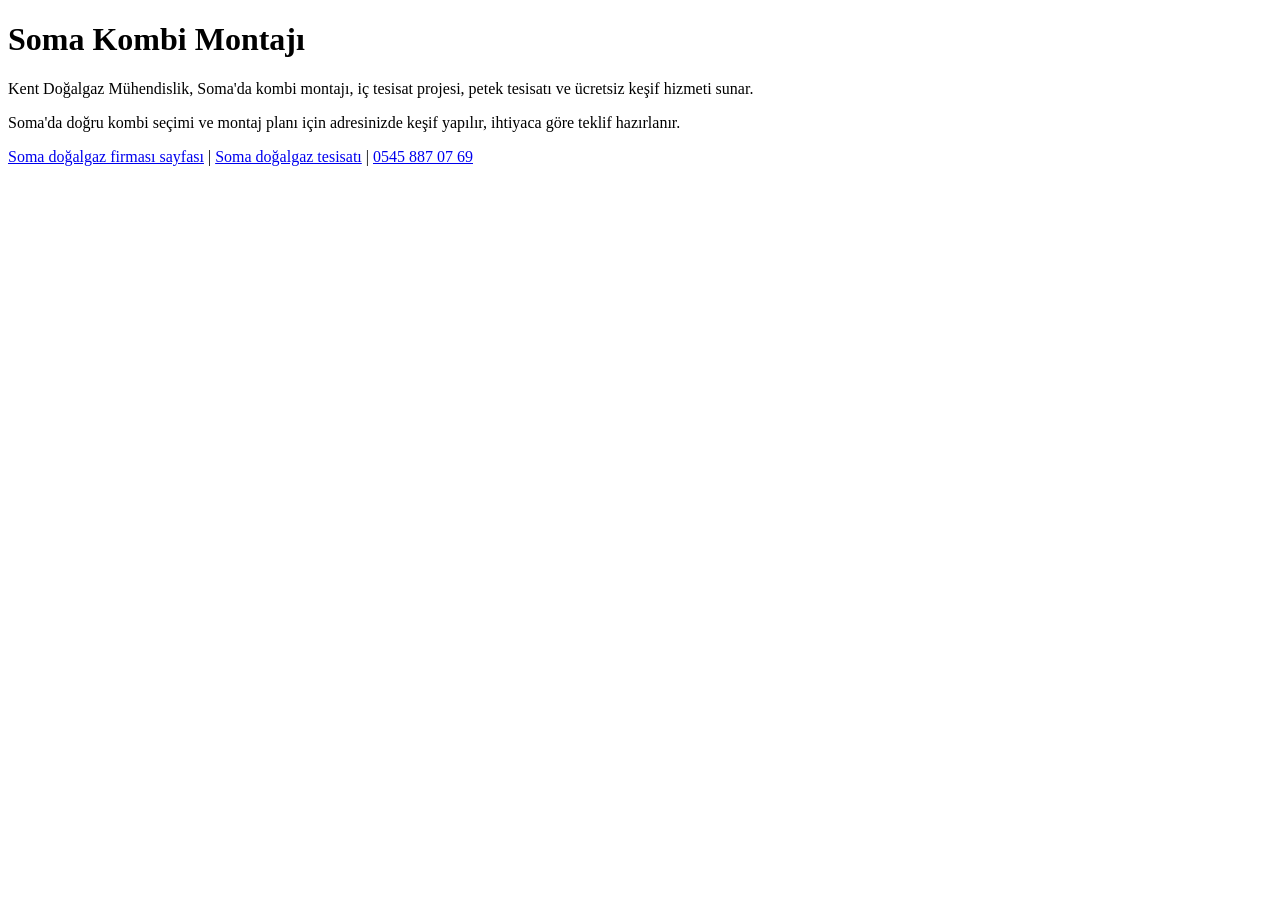
<file: soma-kombi-montaji.html>
<!DOCTYPE html>
<html lang="tr">
<head>
<meta charset="UTF-8">
<meta name="viewport" content="width=device-width, initial-scale=1.0">
<title>Soma Kombi Montajı | Kent Doğalgaz Mühendislik</title>
<meta name="description" content="Soma kombi montajı için Kent Doğalgaz Mühendislik'ten ücretsiz keşif alın. Kombi seçimi, iç tesisat projesi ve petek planı için destek.">
<link rel="canonical" href="https://kentmekanikdogalgaz.com/soma-kombi-montaji">
</head>
<body>
<h1>Soma Kombi Montajı</h1>
<p>Kent Doğalgaz Mühendislik, Soma'da kombi montajı, iç tesisat projesi, petek tesisatı ve ücretsiz keşif hizmeti sunar.</p>
<p>Soma'da doğru kombi seçimi ve montaj planı için adresinizde keşif yapılır, ihtiyaca göre teklif hazırlanır.</p>
<p><a href="soma.html">Soma doğalgaz firması sayfası</a> | <a href="soma-dogalgaz-tesisati.html">Soma doğalgaz tesisatı</a> | <a href="tel:+905458870769">0545 887 07 69</a></p>
</body>
</html>
</file>
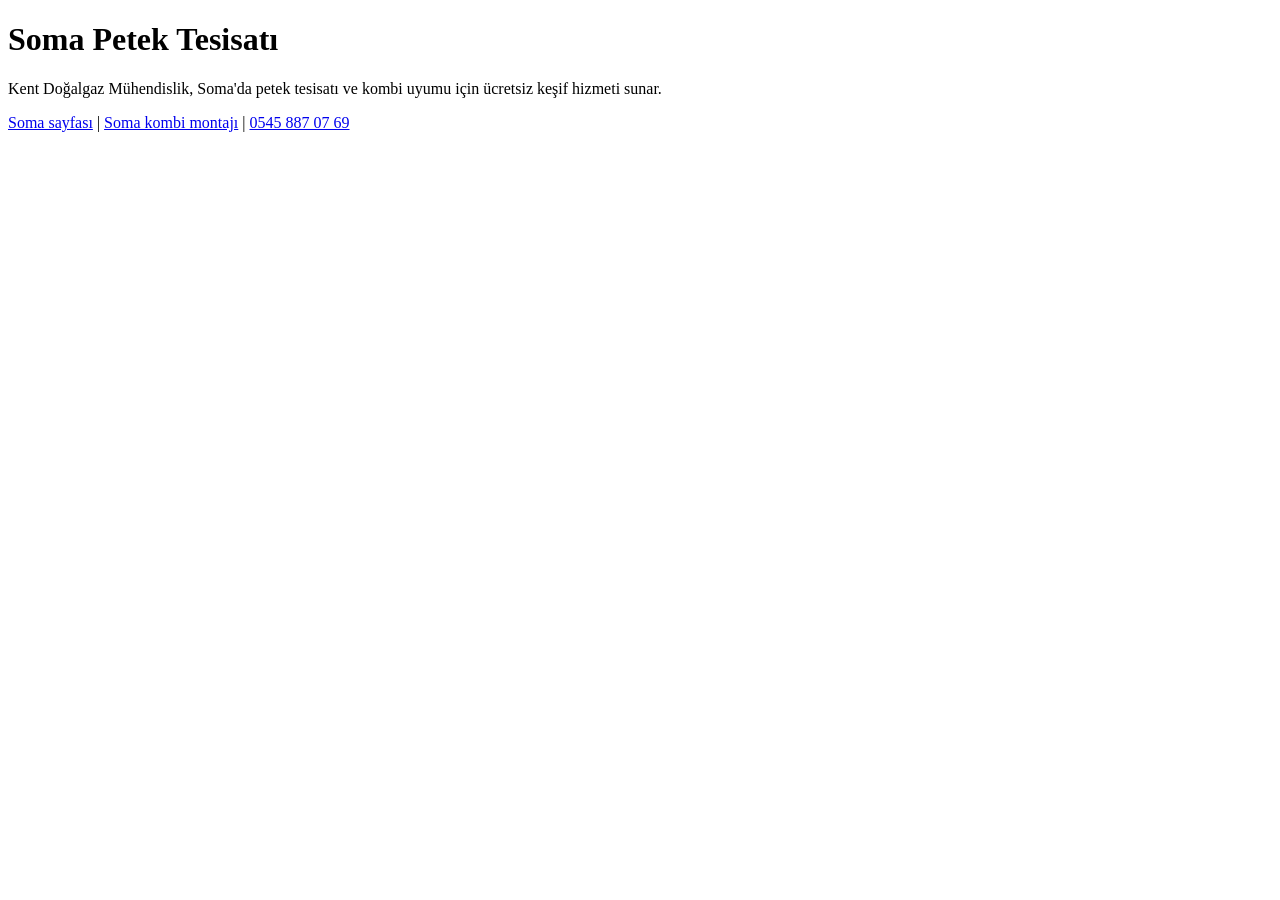
<file: soma-petek-tesisati.html>
<!DOCTYPE html>
<html lang="tr"><head><meta charset="UTF-8"><meta name="viewport" content="width=device-width, initial-scale=1.0"><title>Soma Petek Tesisatı | Kent Doğalgaz</title><meta name="description" content="Soma petek tesisatı, petek planı ve kombi uyumu için Kent Doğalgaz Mühendislik'ten ücretsiz keşif alın."><link rel="canonical" href="https://kentmekanikdogalgaz.com/soma-petek-tesisati"></head><body><h1>Soma Petek Tesisatı</h1><p>Kent Doğalgaz Mühendislik, Soma'da petek tesisatı ve kombi uyumu için ücretsiz keşif hizmeti sunar.</p><p><a href="soma.html">Soma sayfası</a> | <a href="soma-kombi-montaji.html">Soma kombi montajı</a> | <a href="tel:+905458870769">0545 887 07 69</a></p></body></html>
</file>
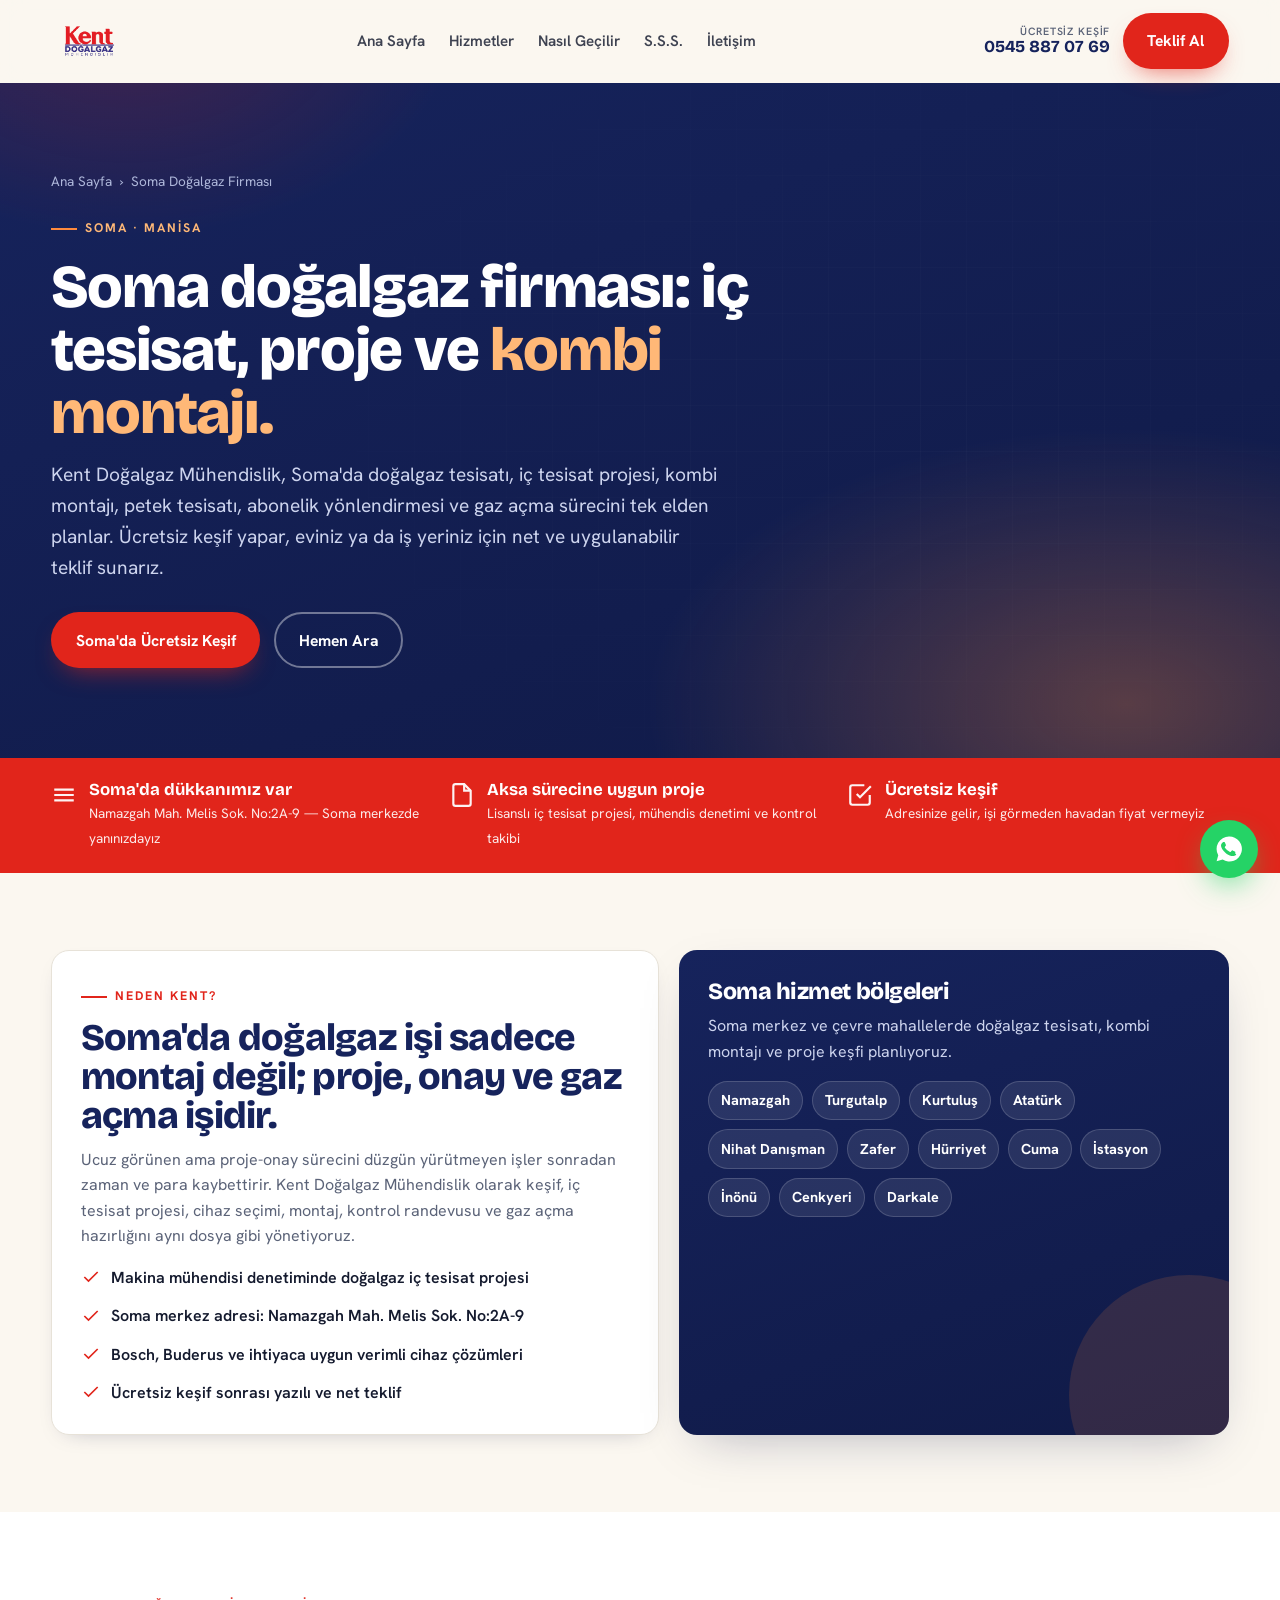
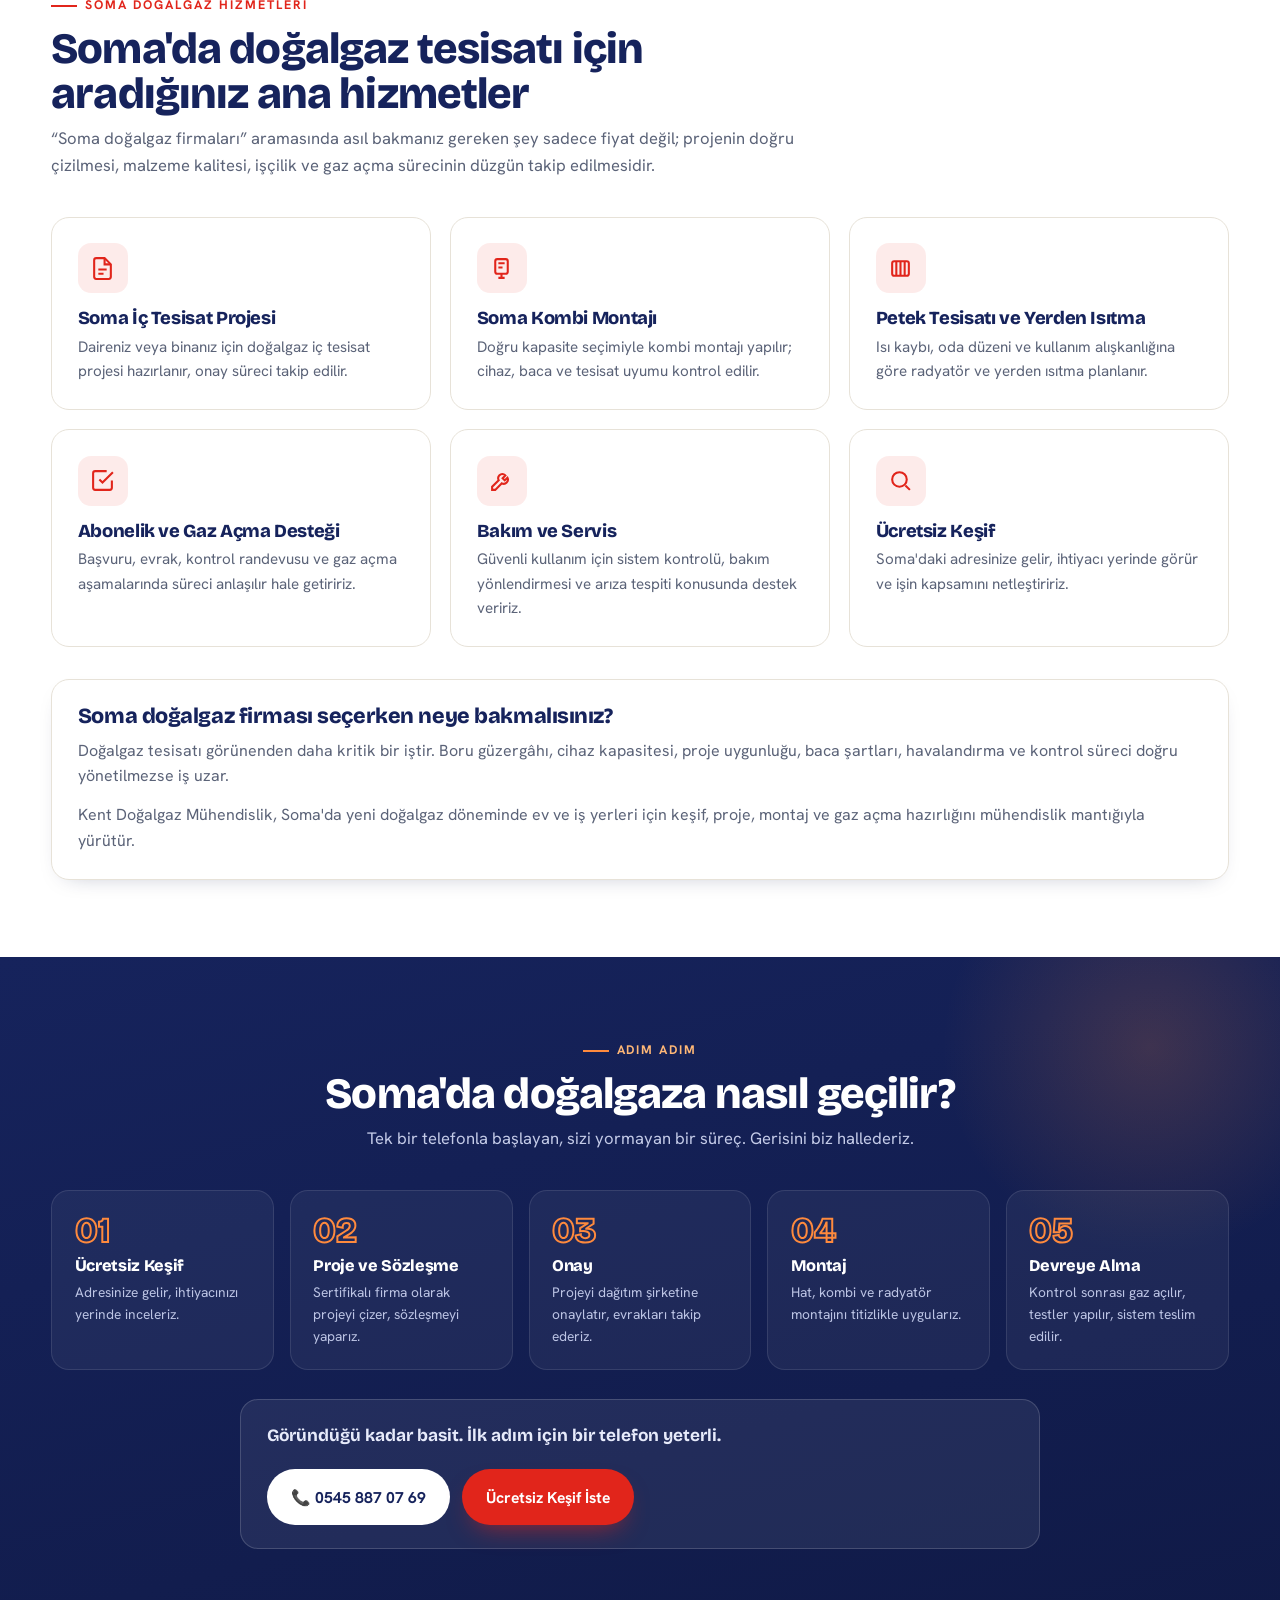
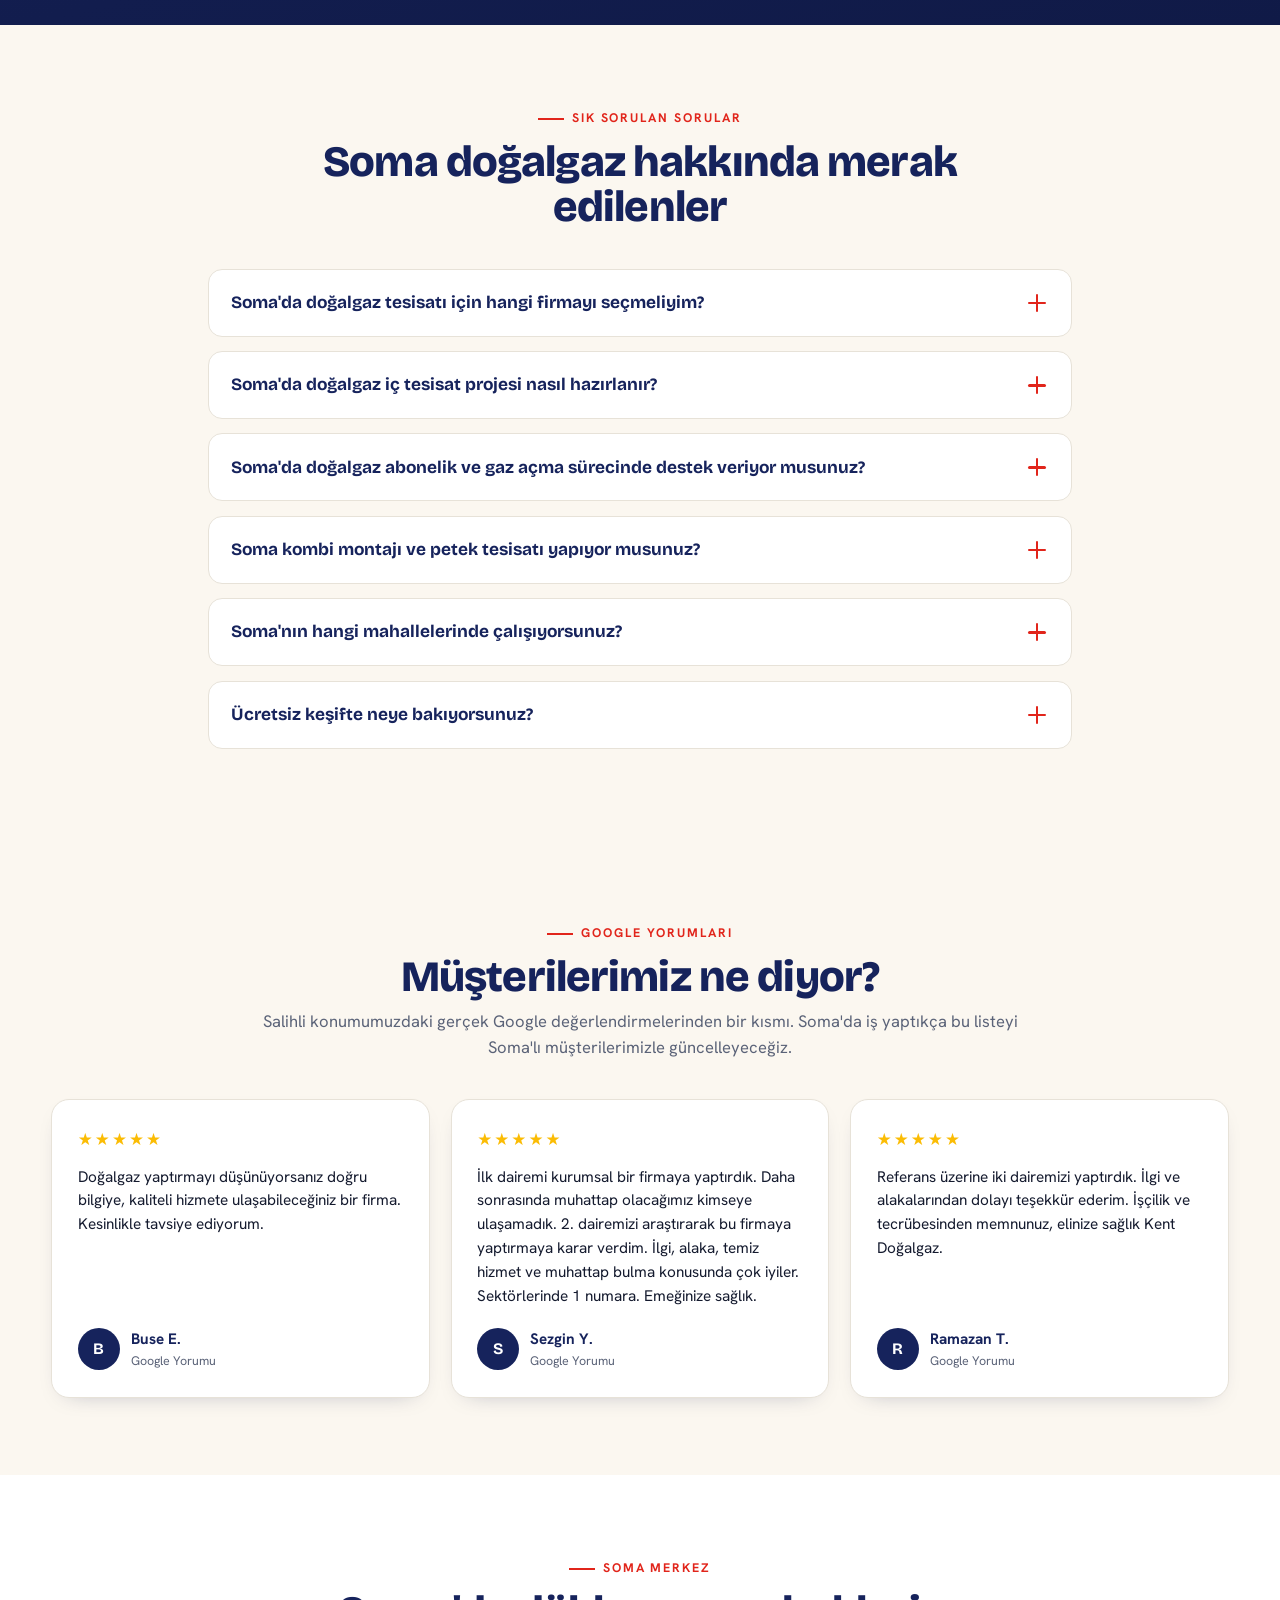
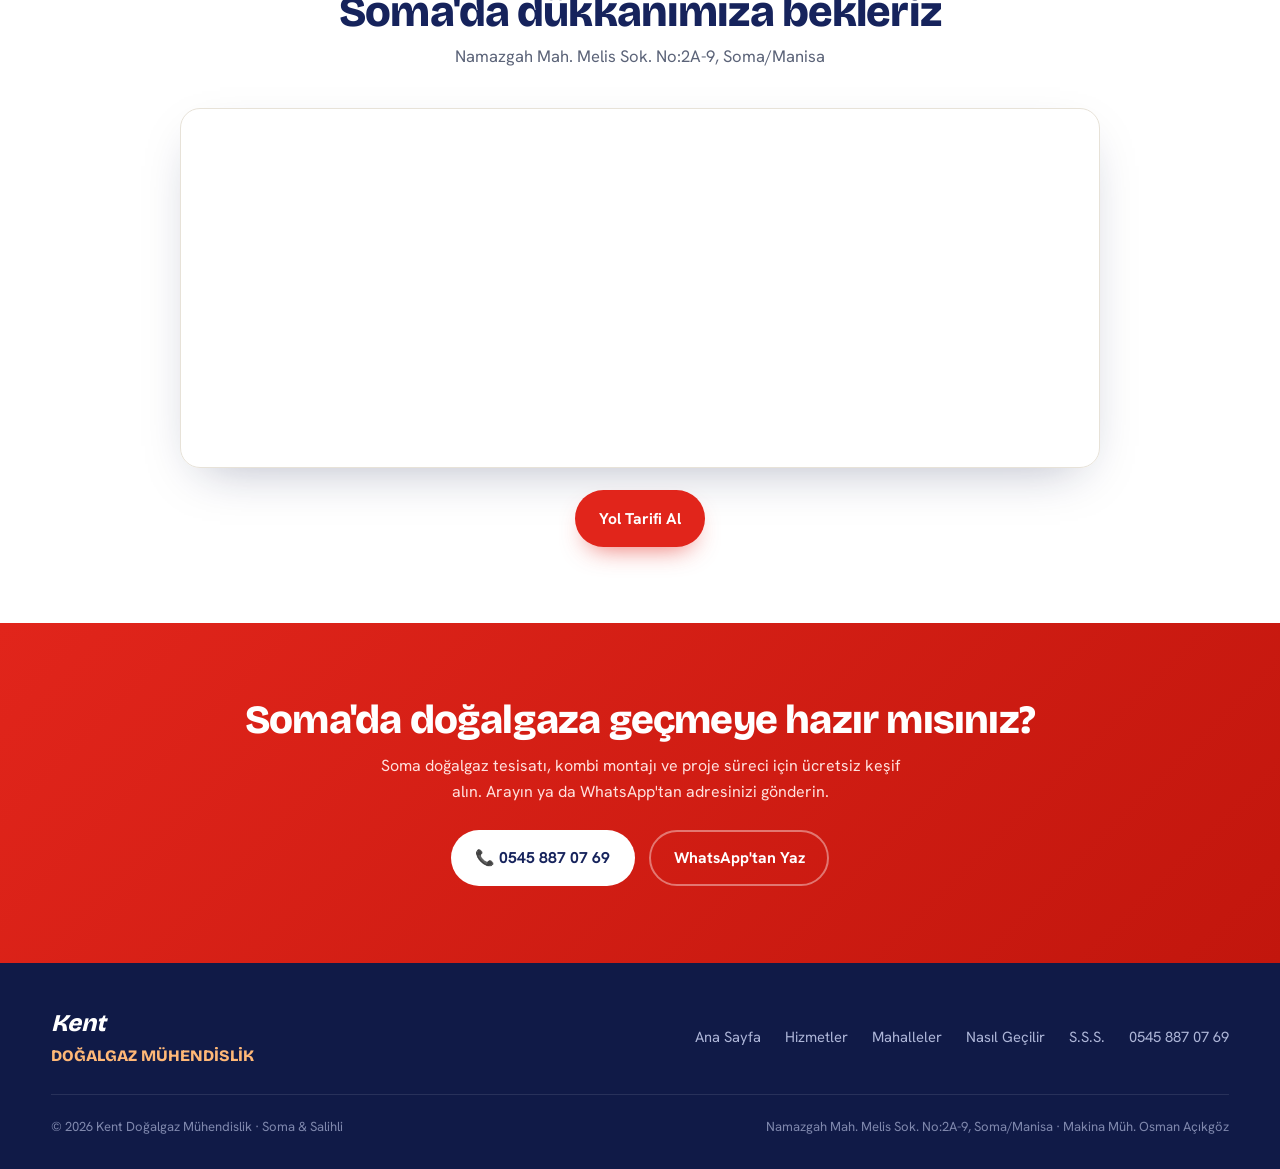
<file: soma.html>
<!DOCTYPE html>
<html lang="tr">
<head>
<meta charset="UTF-8" />
<meta name="viewport" content="width=device-width, initial-scale=1.0" />

<link rel="icon" href="/favicon.ico" sizes="48x48">
<link rel="icon" type="image/svg+xml" href="/favicon.svg">
<link rel="icon" type="image/png" sizes="96x96" href="/favicon-96x96.png">
<link rel="apple-touch-icon" href="/apple-touch-icon.png">

<title>Soma Doğalgaz Firması | İç Tesisat, Proje, Kombi Montajı</title>
<meta name="description" content="Soma doğalgaz firması Kent Doğalgaz Mühendislik: iç tesisat projesi, kombi montajı, petek tesisatı, abonelik ve gaz açma süreci için ücretsiz keşif." />
<meta name="keywords" content="Soma doğalgaz firması, Soma doğalgaz firmaları, Soma doğalgaz tesisatı, Soma iç tesisat projesi, Soma kombi montajı, Soma petek tesisatı, Soma doğalgaz abonelik, Soma gaz açma" />
<meta name="robots" content="index, follow" />
<meta name="theme-color" content="#16235C" />
<link rel="canonical" href="https://kentmekanikdogalgaz.com/soma" />

<meta property="og:type" content="website" />
<meta property="og:locale" content="tr_TR" />
<meta property="og:title" content="Soma Doğalgaz Firması | Kent Doğalgaz Mühendislik" />
<meta property="og:description" content="Soma'da doğalgaz iç tesisat projesi, kombi montajı, petek tesisatı ve gaz açma süreci için mühendislik güvenceli ücretsiz keşif." />
<meta property="og:url" content="https://kentmekanikdogalgaz.com/soma" />
<meta property="og:site_name" content="Kent Doğalgaz Mühendislik" />

<script type="application/ld+json">
{
  "@context": "https://schema.org",
  "@type": "HVACBusiness",
  "@id": "https://kentmekanikdogalgaz.com/soma#business",
  "name": "Kent Doğalgaz Mühendislik - Soma",
  "alternateName": "Kent Doğalgaz Soma",
  "url": "https://kentmekanikdogalgaz.com/soma",
  "telephone": "+90-545-887-07-69",
  "priceRange": "₺₺",
  "description": "Soma'da doğalgaz iç tesisat projesi, kombi montajı, petek tesisatı, abonelik desteği ve gaz açma süreci için mühendislik hizmeti.",
  "founder": { "@type": "Person", "name": "Osman Açıkgöz", "jobTitle": "Makina Mühendisi" },
  "address": {
    "@type": "PostalAddress",
    "streetAddress": "Namazgah Mah. Melis Sok. No:2A-9",
    "addressLocality": "Soma",
    "addressRegion": "Manisa",
    "postalCode": "45700",
    "addressCountry": "TR"
  },
  "areaServed": [
    { "@type": "AdministrativeArea", "name": "Soma" },
    { "@type": "AdministrativeArea", "name": "Namazgah Mahallesi" },
    { "@type": "AdministrativeArea", "name": "Turgutalp Mahallesi" },
    { "@type": "AdministrativeArea", "name": "Kurtuluş Mahallesi" },
    { "@type": "AdministrativeArea", "name": "Atatürk Mahallesi" },
    { "@type": "AdministrativeArea", "name": "Nihat Danışman Mahallesi" },
    { "@type": "AdministrativeArea", "name": "Zafer Mahallesi" },
    { "@type": "AdministrativeArea", "name": "Hürriyet Mahallesi" },
    { "@type": "AdministrativeArea", "name": "Cuma Mahallesi" },
    { "@type": "AdministrativeArea", "name": "İstasyon Mahallesi" },
    { "@type": "AdministrativeArea", "name": "İnönü Mahallesi" },
    { "@type": "AdministrativeArea", "name": "Cenkyeri" },
    { "@type": "AdministrativeArea", "name": "Darkale" }
  ],
  "openingHours": "Mo-Sa 08:30-19:00",
  "hasOfferCatalog": {
    "@type": "OfferCatalog",
    "name": "Soma Doğalgaz Hizmetleri",
    "itemListElement": [
      { "@type": "Offer", "itemOffered": { "@type": "Service", "name": "Soma doğalgaz iç tesisat projesi" } },
      { "@type": "Offer", "itemOffered": { "@type": "Service", "name": "Soma kombi montajı" } },
      { "@type": "Offer", "itemOffered": { "@type": "Service", "name": "Soma petek tesisatı" } },
      { "@type": "Offer", "itemOffered": { "@type": "Service", "name": "Soma doğalgaz abonelik ve gaz açma desteği" } }
    ]
  }
}
</script>

<script type="application/ld+json">
{
  "@context": "https://schema.org",
  "@type": "FAQPage",
  "mainEntity": [
    { "@type": "Question", "name": "Soma'da doğalgaz tesisatı için hangi firmayı seçmeliyim?", "acceptedAnswer": { "@type": "Answer", "text": "Doğalgaz iç tesisatı için sertifikalı, proje onay ve gaz açma sürecini bilen bir firma seçmeniz gerekir. Kent Doğalgaz Mühendislik, Soma'da keşif, proje, montaj ve kontrol sürecini tek elden yürütür." } },
    { "@type": "Question", "name": "Soma'da doğalgaz iç tesisat projesi nasıl hazırlanır?", "acceptedAnswer": { "@type": "Answer", "text": "Önce adresinizde keşif yapılır. Dairenin veya binanın ihtiyacına göre iç tesisat projesi hazırlanır, dağıtım şirketi onayına sunulur, onay sonrası montaj ve kontrol süreci tamamlanır." } },
    { "@type": "Question", "name": "Soma'da doğalgaz abonelik ve gaz açma sürecinde destek veriyor musunuz?", "acceptedAnswer": { "@type": "Answer", "text": "Evet. Evrak, başvuru, proje onayı, kontrol randevusu ve gaz açma aşamalarında müşteriye yol gösteriyoruz. Resmi abonelik ücretleri dağıtım şirketi ve güncel mevzuata göre belirlenir." } },
    { "@type": "Question", "name": "Soma kombi montajı ve petek tesisatı yapıyor musunuz?", "acceptedAnswer": { "@type": "Answer", "text": "Evet. Soma'da kombi montajı, petek tesisatı, doğalgaz borulama, kazan kurulumu ve yerden ısıtma uygulamaları için ücretsiz keşif yapıyoruz." } },
    { "@type": "Question", "name": "Soma'nın hangi mahallelerinde hizmet veriyorsunuz?", "acceptedAnswer": { "@type": "Answer", "text": "Soma merkez başta olmak üzere Namazgah, Turgutalp, Kurtuluş, Atatürk, Nihat Danışman, Zafer, Hürriyet, Cuma, İstasyon, İnönü, Cenkyeri, Darkale ve çevre mahallelerde keşif ve uygulama planlıyoruz." } }
  ]
}
</script>

<link rel="preconnect" href="https://fonts.googleapis.com">
<link rel="preconnect" href="https://fonts.gstatic.com" crossorigin>
<link href="https://fonts.googleapis.com/css2?family=Bricolage+Grotesque:opsz,wght@12..96,400;12..96,600;12..96,700;12..96,800&family=Hanken+Grotesk:wght@400;500;600;700&display=swap" rel="stylesheet">

<style>
  :root{--navy:#16235C;--navy-800:#101a47;--red:#E1251B;--red-600:#c2160d;--flame:#FF8A3D;--flame-soft:#ffb877;--cream:#FBF7F0;--paper:#fff;--ink:#141A2E;--muted:#5b6378;--line:#e7e2d8;--shadow:0 18px 50px -22px rgba(16,26,71,.35);--shadow-sm:0 8px 24px -16px rgba(16,26,71,.4);--r:18px}
  *{box-sizing:border-box;margin:0;padding:0}html{scroll-behavior:smooth}body{font-family:"Hanken Grotesk",system-ui,sans-serif;color:var(--ink);background:var(--cream);line-height:1.6;-webkit-font-smoothing:antialiased;overflow-x:hidden}h1,h2,h3{font-family:"Bricolage Grotesque",sans-serif;line-height:1.04;letter-spacing:-.02em;font-weight:800}a{color:inherit;text-decoration:none}.wrap{width:min(1180px,92%);margin-inline:auto}.eyebrow{display:inline-flex;align-items:center;gap:.5rem;font-size:.78rem;font-weight:700;letter-spacing:.16em;text-transform:uppercase;color:var(--red)}.eyebrow::before{content:"";width:26px;height:2px;background:var(--red);display:inline-block}.eyebrow.light{color:var(--flame-soft)}.eyebrow.light::before{background:var(--flame)}
  .btn{display:inline-flex;align-items:center;gap:.55rem;font-weight:700;font-size:.98rem;padding:.85rem 1.4rem;border-radius:100px;transition:transform .2s,box-shadow .25s,background .2s;cursor:pointer;border:2px solid transparent;white-space:nowrap}.btn svg{width:18px;height:18px}.btn-red{background:var(--red);color:#fff;box-shadow:0 12px 26px -12px rgba(225,37,27,.7)}.btn-red:hover{background:var(--red-600);transform:translateY(-2px)}.btn-light{background:#fff;color:var(--navy)}.btn-light:hover{transform:translateY(-2px);box-shadow:var(--shadow-sm)}.btn-outline-light{background:transparent;color:#fff;border-color:rgba(255,255,255,.4)}.btn-outline-light:hover{border-color:#fff;background:rgba(255,255,255,.08)}
  header{position:sticky;top:0;z-index:60;background:rgba(251,247,240,.82);backdrop-filter:blur(12px);border-bottom:1px solid transparent;transition:.3s}header.scrolled{border-color:var(--line);box-shadow:0 6px 20px -16px rgba(0,0,0,.4)}.nav{display:flex;align-items:center;justify-content:space-between;padding:.8rem 0;gap:1rem}.logo-img{height:54px;width:auto;display:block}.nav-links{display:flex;gap:1.5rem;align-items:center}.nav-links a{font-weight:600;font-size:.95rem;opacity:.82;transition:.2s}.nav-links a:hover{opacity:1;color:var(--red)}.nav-cta{display:flex;align-items:center;gap:.8rem}.nav-phone{display:flex;flex-direction:column;align-items:flex-end;line-height:1.1}.nav-phone span{font-size:.66rem;color:var(--muted);font-weight:600;text-transform:uppercase;letter-spacing:.08em}.nav-phone strong{font-size:1.05rem;color:var(--navy);font-family:"Bricolage Grotesque"}.burger{display:none;background:none;border:0;cursor:pointer;padding:.4rem}.burger .bars span{display:block;width:26px;height:2.5px;background:var(--navy);margin:5px 0;border-radius:2px}.burger .menu-label{display:none}
  .hero{background:radial-gradient(800px 460px at 88% 92%,rgba(255,138,61,.30),transparent 60%),radial-gradient(600px 400px at 10% -10%,rgba(225,37,27,.22),transparent 55%),linear-gradient(160deg,var(--navy),var(--navy-800));color:#fff;position:relative;overflow:hidden;padding:clamp(3rem,7vw,5.5rem) 0 clamp(3.5rem,7vw,6rem)}.hero::before{content:"";position:absolute;inset:0;opacity:.5;background-image:linear-gradient(rgba(255,255,255,.04) 1px,transparent 1px),linear-gradient(90deg,rgba(255,255,255,.04) 1px,transparent 1px);background-size:46px 46px;mask:radial-gradient(900px 600px at 70% 50%,#000,transparent 80%)}.breadcrumb{position:relative;z-index:2;font-size:.85rem;color:#aeb7da;margin-bottom:1.2rem}.breadcrumb a:hover{color:#fff}.hero-inner{position:relative;z-index:2;max-width:50rem}.hero h1{font-size:clamp(2.2rem,5vw,3.8rem);margin:1rem 0}.hero h1 .hl{color:var(--flame-soft)}.hero p.lead{font-size:clamp(1.02rem,1.6vw,1.2rem);color:#cdd4ee;max-width:42rem;margin-bottom:1.8rem}.hero-cta{display:flex;gap:.9rem;flex-wrap:wrap}
  .factbar{background:var(--red);color:#fff}.factbar .wrap{display:grid;grid-template-columns:repeat(3,1fr);gap:1rem;padding:1.4rem 0}.fact{display:flex;gap:.75rem;align-items:flex-start}.fact svg{width:26px;height:26px;flex-shrink:0;margin-top:2px;opacity:.95}.fact strong{display:block;font-family:"Bricolage Grotesque";font-size:1.05rem;line-height:1.15}.fact span{font-size:.85rem;opacity:.9}
  .sec{padding:clamp(3.4rem,6vw,5.5rem) 0}.sec-head{max-width:48rem;margin-bottom:2.4rem}.sec-head.center{margin-inline:auto;text-align:center}.sec-head h2{font-size:clamp(1.8rem,3.4vw,2.7rem);margin:.7rem 0 .5rem;color:var(--navy)}.sec-head p{color:var(--muted);font-size:1.04rem}
  .trust-grid{display:grid;grid-template-columns:1.05fr .95fr;gap:1.3rem;align-items:stretch}.trust-card{background:#fff;border:1px solid var(--line);border-radius:var(--r);padding:1.8rem;box-shadow:var(--shadow-sm)}.trust-card h2{font-size:clamp(1.55rem,3vw,2.35rem);color:var(--navy);margin:.7rem 0 .7rem}.trust-card p{color:var(--muted);margin-bottom:1rem}.trust-points{display:grid;gap:.8rem;margin-top:1rem}.trust-point{display:flex;gap:.65rem;align-items:flex-start;color:var(--ink);font-weight:600}.trust-point svg{width:20px;height:20px;color:var(--red);flex-shrink:0;margin-top:.15rem}.area-card{background:linear-gradient(160deg,var(--navy),var(--navy-800));color:#fff;border-radius:var(--r);padding:1.8rem;box-shadow:var(--shadow);overflow:hidden;position:relative}.area-card::after{content:"";position:absolute;right:-80px;bottom:-80px;width:240px;height:240px;border-radius:50%;background:rgba(255,138,61,.14)}.area-card h3{font-size:1.45rem;margin-bottom:.65rem;position:relative;z-index:2}.area-card p{color:#cdd4ee;margin-bottom:1rem;position:relative;z-index:2}.chips{display:flex;flex-wrap:wrap;gap:.55rem;position:relative;z-index:2}.chip{background:rgba(255,255,255,.09);border:1px solid rgba(255,255,255,.16);border-radius:100px;padding:.46rem .75rem;font-size:.9rem;font-weight:700;color:#fff}
  .cards{display:grid;grid-template-columns:repeat(3,1fr);gap:1.2rem}.card{background:var(--paper);border-radius:var(--r);padding:1.6rem;border:1px solid var(--line);transition:transform .25s,box-shadow .25s,border-color .25s;position:relative;overflow:hidden}.card::before{content:"";position:absolute;top:0;left:0;width:100%;height:4px;background:var(--red);transform:scaleX(0);transform-origin:left;transition:transform .3s}.card:hover{transform:translateY(-6px);box-shadow:var(--shadow);border-color:transparent}.card:hover::before{transform:scaleX(1)}.card .ico{width:50px;height:50px;border-radius:13px;background:rgba(225,37,27,.09);display:grid;place-items:center;margin-bottom:1rem;color:var(--red)}.card .ico svg{width:25px;height:25px}.card h3{font-size:1.15rem;color:var(--navy);margin-bottom:.4rem}.card p{color:var(--muted);font-size:.95rem}.copy-block{margin-top:2rem;background:#fff;border:1px solid var(--line);border-radius:var(--r);padding:1.6rem;box-shadow:var(--shadow-sm)}.copy-block h3{color:var(--navy);font-size:1.35rem;margin-bottom:.6rem}.copy-block p{color:var(--muted);margin-bottom:.85rem}.copy-block p:last-child{margin-bottom:0}
  .process{background:linear-gradient(165deg,var(--navy),var(--navy-800));color:#fff;position:relative;overflow:hidden}.process::after{content:"";position:absolute;top:-120px;right:-80px;width:420px;height:420px;border-radius:50%;background:radial-gradient(circle,rgba(255,138,61,.18),transparent 70%)}.process .sec-head h2{color:#fff}.process .sec-head p{color:#c4cbe8}.steps{display:grid;grid-template-columns:repeat(5,1fr);gap:1rem;position:relative;z-index:2}.step{background:rgba(255,255,255,.05);border:1px solid rgba(255,255,255,.1);border-radius:var(--r);padding:1.4rem;transition:.25s}.step:hover{background:rgba(255,255,255,.09);transform:translateY(-5px)}.step .num{font-family:"Bricolage Grotesque";font-size:2.2rem;font-weight:800;color:transparent;-webkit-text-stroke:2px var(--flame);line-height:1;display:block;margin-bottom:.6rem}.step h3{font-size:1.02rem;margin-bottom:.35rem}.step p{color:#bcc4e4;font-size:.86rem}
  .faq-grid{max-width:54rem;margin-inline:auto}details{background:#fff;border:1px solid var(--line);border-radius:14px;margin-bottom:.9rem;overflow:hidden;transition:box-shadow .2s}details[open]{box-shadow:var(--shadow-sm)}summary{list-style:none;cursor:pointer;padding:1.2rem 1.4rem;font-family:"Bricolage Grotesque";font-weight:700;color:var(--navy);font-size:1.08rem;display:flex;justify-content:space-between;align-items:center;gap:1rem}summary::-webkit-details-marker{display:none}summary .plus{width:24px;height:24px;flex-shrink:0;position:relative;transition:transform .3s}summary .plus::before,summary .plus::after{content:"";position:absolute;background:var(--red);border-radius:2px}summary .plus::before{top:11px;left:3px;width:18px;height:2.5px}summary .plus::after{left:11px;top:3px;width:2.5px;height:18px;transition:transform .3s}details[open] summary .plus::after{transform:rotate(90deg);opacity:0}details .ans{padding:0 1.4rem 1.3rem;color:var(--muted)}
  .cta-band{background:linear-gradient(135deg,var(--red),var(--red-600));color:#fff;text-align:center}.cta-band h2{font-size:clamp(1.7rem,3.4vw,2.5rem);margin-bottom:.7rem}.cta-band p{color:#ffe1de;max-width:34rem;margin:0 auto 1.6rem}.cta-band .hero-cta{justify-content:center}footer{background:var(--navy-800);color:#aeb6d8;padding:2.6rem 0 2rem;font-size:.92rem}.foot-top{display:flex;justify-content:space-between;flex-wrap:wrap;gap:1.4rem;padding-bottom:1.6rem;border-bottom:1px solid rgba(255,255,255,.1)}.foot-logo .l1{font-family:"Bricolage Grotesque";font-style:italic;font-weight:800;color:#fff;font-size:1.5rem}.foot-logo .l2{font-family:"Bricolage Grotesque";font-weight:800;color:var(--flame-soft);font-size:1rem}.foot-links{display:flex;gap:1.5rem;flex-wrap:wrap;align-items:center}.foot-links a:hover{color:var(--flame-soft)}.foot-bottom{padding-top:1.3rem;display:flex;justify-content:space-between;flex-wrap:wrap;gap:.6rem;font-size:.82rem;opacity:.7}.wa-float{position:fixed;bottom:22px;right:22px;width:58px;height:58px;border-radius:50%;background:#25D366;display:grid;place-items:center;z-index:80;box-shadow:0 12px 30px -8px rgba(37,211,102,.7);transition:transform .2s}.wa-float:hover{transform:scale(1.08)}.wa-float svg{width:30px;height:30px;color:#fff}.mobile-bar{display:none}.reviews{background:var(--cream)}.rev-grid{display:grid;grid-template-columns:repeat(3,1fr);gap:1.3rem}.rev-card{background:#fff;border:1px solid var(--line);border-radius:var(--r);padding:1.6rem;box-shadow:var(--shadow-sm);display:flex;flex-direction:column;gap:.8rem}.rev-stars{color:#FBBC04;font-size:1.05rem;letter-spacing:2px}.rev-text{color:var(--ink);font-size:.96rem;line-height:1.55;flex:1}.rev-author{display:flex;align-items:center;gap:.7rem;margin-top:.3rem}.rev-avatar{width:42px;height:42px;border-radius:50%;background:var(--navy);color:#fff;display:grid;place-items:center;font-family:"Bricolage Grotesque";font-weight:700;flex-shrink:0}.rev-author .nm{font-weight:700;color:var(--navy);font-size:.95rem}.rev-author .src{font-size:.78rem;color:var(--muted)}.mid-cta{margin:1.8rem auto 0;max-width:50rem;background:rgba(255,255,255,.07);border:1px solid rgba(255,255,255,.16);border-radius:var(--r);padding:1.4rem 1.6rem;display:flex;align-items:center;justify-content:space-between;gap:1.2rem;flex-wrap:wrap;position:relative;z-index:2}.mid-cta p{color:#e7ebfb;font-family:"Bricolage Grotesque";font-weight:700;font-size:1.08rem;margin:0}.mid-cta .mid-actions{display:flex;gap:.7rem;flex-wrap:wrap}.reveal{opacity:0;transform:translateY(24px);transition:opacity .7s,transform .7s}.reveal.in{opacity:1;transform:none}
  @media(max-width:980px){.cards{grid-template-columns:repeat(2,1fr)}.steps{grid-template-columns:repeat(2,1fr)}.factbar .wrap{grid-template-columns:1fr}.rev-grid{grid-template-columns:repeat(2,1fr)}.trust-grid{grid-template-columns:1fr}}
  @media(max-width:680px){.logo-img{height:44px}.nav-links,.nav-phone{display:none}.nav-cta .btn-red{display:none}.burger{display:flex;align-items:center;gap:.45rem}.burger .menu-label{display:block;font-size:.7rem;font-weight:700;color:var(--navy);text-transform:uppercase;letter-spacing:.05em}.nav-links.open{display:flex;flex-direction:column;position:absolute;top:100%;left:0;right:0;background:var(--cream);padding:1.2rem 6%;gap:1rem;border-bottom:1px solid var(--line);box-shadow:var(--shadow)}.cards,.steps{grid-template-columns:1fr}.rev-grid{grid-template-columns:1fr}.mid-cta{flex-direction:column;align-items:stretch;text-align:center}.mid-cta .mid-actions{justify-content:center}.wa-float{bottom:78px}.mobile-bar{display:grid;grid-template-columns:1fr 1fr;gap:0;position:fixed;bottom:0;left:0;right:0;z-index:81;background:#fff;border-top:1px solid var(--line);box-shadow:0 -6px 20px -10px rgba(0,0,0,.3)}.mobile-bar a{display:flex;align-items:center;justify-content:center;gap:.5rem;padding:.95rem;font-weight:700;font-size:.95rem}.mobile-bar a.call{color:var(--navy)}.mobile-bar a.wa{background:var(--red);color:#fff}.mobile-bar svg{width:18px;height:18px}body{padding-bottom:54px}}
</style>
</head>
<body>
<header id="top"><div class="wrap nav"><a href="index.html" class="logo" aria-label="Kent Doğalgaz Mühendislik ana sayfa"><img class="logo-img" src="images/kent-logo.png" alt="Kent Doğalgaz Mühendislik logo"></a><nav class="nav-links" id="navLinks"><a href="index.html">Ana Sayfa</a><a href="#hizmetler">Hizmetler</a><a href="#surec">Nasıl Geçilir</a><a href="#sss">S.S.S.</a><a href="#iletisim">İletişim</a></nav><div class="nav-cta"><a href="tel:+905458870769" class="nav-phone"><span>Ücretsiz Keşif</span><strong>0545 887 07 69</strong></a><a href="https://wa.me/905458870769?text=Merhaba%2C%20Soma'da%20do%C4%9Falgaz%20i%C3%A7in%20%C3%BCcretsiz%20ke%C5%9Fif%20istiyorum." class="btn btn-red" target="_blank" rel="noopener">Teklif Al</a><button class="burger" id="burger" aria-label="Menüyü aç"><span class="menu-label">Menü</span><span class="bars"><span></span><span></span><span></span></span></button></div></div></header>

<section class="hero"><div class="wrap"><div class="breadcrumb"><a href="index.html">Ana Sayfa</a> &nbsp;›&nbsp; Soma Doğalgaz Firması</div><div class="hero-inner"><span class="eyebrow light">Soma · Manisa</span><h1>Soma doğalgaz firması: iç tesisat, proje ve <span class="hl">kombi montajı.</span></h1><p class="lead">Kent Doğalgaz Mühendislik, Soma'da doğalgaz tesisatı, iç tesisat projesi, kombi montajı, petek tesisatı, abonelik yönlendirmesi ve gaz açma sürecini tek elden planlar. Ücretsiz keşif yapar, eviniz ya da iş yeriniz için net ve uygulanabilir teklif sunarız.</p><div class="hero-cta"><a href="https://wa.me/905458870769?text=Merhaba%2C%20Soma'da%20do%C4%9Falgaz%20i%C3%A7in%20%C3%BCcretsiz%20ke%C5%9Fif%20istiyorum." class="btn btn-red" target="_blank" rel="noopener">Soma'da Ücretsiz Keşif</a><a href="tel:+905458870769" class="btn btn-outline-light">Hemen Ara</a></div></div></div></section>

<section class="factbar"><div class="wrap"><div class="fact"><svg viewBox="0 0 24 24" fill="none" stroke="currentColor" stroke-width="2"><path d="M3 12h18M3 7h18M3 17h18"/></svg><div><strong>Soma'da dükkanımız var</strong><span>Namazgah Mah. Melis Sok. No:2A-9 — Soma merkezde yanınızdayız</span></div></div><div class="fact"><svg viewBox="0 0 24 24" fill="none" stroke="currentColor" stroke-width="2"><path d="M14 2H6a2 2 0 0 0-2 2v16a2 2 0 0 0 2 2h12a2 2 0 0 0 2-2V8Z"/><path d="M14 2v6h6"/></svg><div><strong>Aksa sürecine uygun proje</strong><span>Lisanslı iç tesisat projesi, mühendis denetimi ve kontrol takibi</span></div></div><div class="fact"><svg viewBox="0 0 24 24" fill="none" stroke="currentColor" stroke-width="2"><path d="M9 11l3 3L22 4"/><path d="M21 12v7a2 2 0 0 1-2 2H5a2 2 0 0 1-2-2V5a2 2 0 0 1 2-2h11"/></svg><div><strong>Ücretsiz keşif</strong><span>Adresinize gelir, işi görmeden havadan fiyat vermeyiz</span></div></div></div></section>

<section class="sec" id="guven"><div class="wrap"><div class="trust-grid"><article class="trust-card reveal"><span class="eyebrow">Neden Kent?</span><h2>Soma'da doğalgaz işi sadece montaj değil; proje, onay ve gaz açma işidir.</h2><p>Ucuz görünen ama proje-onay sürecini düzgün yürütmeyen işler sonradan zaman ve para kaybettirir. Kent Doğalgaz Mühendislik olarak keşif, iç tesisat projesi, cihaz seçimi, montaj, kontrol randevusu ve gaz açma hazırlığını aynı dosya gibi yönetiyoruz.</p><div class="trust-points"><div class="trust-point"><svg viewBox="0 0 24 24" fill="none" stroke="currentColor" stroke-width="2"><path d="M20 6 9 17l-5-5"/></svg><span>Makina mühendisi denetiminde doğalgaz iç tesisat projesi</span></div><div class="trust-point"><svg viewBox="0 0 24 24" fill="none" stroke="currentColor" stroke-width="2"><path d="M20 6 9 17l-5-5"/></svg><span>Soma merkez adresi: Namazgah Mah. Melis Sok. No:2A-9</span></div><div class="trust-point"><svg viewBox="0 0 24 24" fill="none" stroke="currentColor" stroke-width="2"><path d="M20 6 9 17l-5-5"/></svg><span>Bosch, Buderus ve ihtiyaca uygun verimli cihaz çözümleri</span></div><div class="trust-point"><svg viewBox="0 0 24 24" fill="none" stroke="currentColor" stroke-width="2"><path d="M20 6 9 17l-5-5"/></svg><span>Ücretsiz keşif sonrası yazılı ve net teklif</span></div></div></article><aside class="area-card reveal" id="mahalleler"><h3>Soma hizmet bölgeleri</h3><p>Soma merkez ve çevre mahallelerde doğalgaz tesisatı, kombi montajı ve proje keşfi planlıyoruz.</p><div class="chips"><span class="chip">Namazgah</span><span class="chip">Turgutalp</span><span class="chip">Kurtuluş</span><span class="chip">Atatürk</span><span class="chip">Nihat Danışman</span><span class="chip">Zafer</span><span class="chip">Hürriyet</span><span class="chip">Cuma</span><span class="chip">İstasyon</span><span class="chip">İnönü</span><span class="chip">Cenkyeri</span><span class="chip">Darkale</span></div></aside></div></div></section>

<section class="sec" id="hizmetler" style="background:var(--paper)"><div class="wrap"><div class="sec-head reveal"><span class="eyebrow">Soma Doğalgaz Hizmetleri</span><h2>Soma'da doğalgaz tesisatı için aradığınız ana hizmetler</h2><p>“Soma doğalgaz firmaları” aramasında asıl bakmanız gereken şey sadece fiyat değil; projenin doğru çizilmesi, malzeme kalitesi, işçilik ve gaz açma sürecinin düzgün takip edilmesidir.</p></div><div class="cards"><article class="card reveal"><div class="ico"><svg viewBox="0 0 24 24" fill="none" stroke="currentColor" stroke-width="2"><path d="M14 2H6a2 2 0 0 0-2 2v16a2 2 0 0 0 2 2h12a2 2 0 0 0 2-2V8Z"/><path d="M14 2v6h6M8 13h8M8 17h5"/></svg></div><h3>Soma İç Tesisat Projesi</h3><p>Daireniz veya binanız için doğalgaz iç tesisat projesi hazırlanır, onay süreci takip edilir.</p></article><article class="card reveal"><div class="ico"><svg viewBox="0 0 24 24" fill="none" stroke="currentColor" stroke-width="2"><rect x="6" y="3" width="12" height="14" rx="2"/><path d="M9 21h6M12 17v4M9 7h6M9 11h4"/></svg></div><h3>Soma Kombi Montajı</h3><p>Doğru kapasite seçimiyle kombi montajı yapılır; cihaz, baca ve tesisat uyumu kontrol edilir.</p></article><article class="card reveal"><div class="ico"><svg viewBox="0 0 24 24" fill="none" stroke="currentColor" stroke-width="2"><rect x="4" y="5" width="16" height="14" rx="2"/><path d="M8 5v14M12 5v14M16 5v14"/></svg></div><h3>Petek Tesisatı ve Yerden Isıtma</h3><p>Isı kaybı, oda düzeni ve kullanım alışkanlığına göre radyatör ve yerden ısıtma planlanır.</p></article><article class="card reveal"><div class="ico"><svg viewBox="0 0 24 24" fill="none" stroke="currentColor" stroke-width="2"><path d="M9 11l3 3L22 4"/><path d="M21 12v7a2 2 0 0 1-2 2H5a2 2 0 0 1-2-2V5a2 2 0 0 1 2-2h11"/></svg></div><h3>Abonelik ve Gaz Açma Desteği</h3><p>Başvuru, evrak, kontrol randevusu ve gaz açma aşamalarında süreci anlaşılır hale getiririz.</p></article><article class="card reveal"><div class="ico"><svg viewBox="0 0 24 24" fill="none" stroke="currentColor" stroke-width="2"><path d="M14.7 6.3a4 4 0 0 0-5.4 5.4L3 18v3h3l6.3-6.3a4 4 0 0 0 5.4-5.4l-2.6 2.6-2-2 2.6-2.6Z"/></svg></div><h3>Bakım ve Servis</h3><p>Güvenli kullanım için sistem kontrolü, bakım yönlendirmesi ve arıza tespiti konusunda destek veririz.</p></article><article class="card reveal"><div class="ico"><svg viewBox="0 0 24 24" fill="none" stroke="currentColor" stroke-width="2"><circle cx="11" cy="11" r="7"/><path d="m21 21-4.3-4.3"/></svg></div><h3>Ücretsiz Keşif</h3><p>Soma'daki adresinize gelir, ihtiyacı yerinde görür ve işin kapsamını netleştiririz.</p></article></div><div class="copy-block reveal"><h3>Soma doğalgaz firması seçerken neye bakmalısınız?</h3><p>Doğalgaz tesisatı görünenden daha kritik bir iştir. Boru güzergâhı, cihaz kapasitesi, proje uygunluğu, baca şartları, havalandırma ve kontrol süreci doğru yönetilmezse iş uzar.</p><p>Kent Doğalgaz Mühendislik, Soma'da yeni doğalgaz döneminde ev ve iş yerleri için keşif, proje, montaj ve gaz açma hazırlığını mühendislik mantığıyla yürütür.</p></div></div></section>

<section class="sec process" id="surec"><div class="wrap"><div class="sec-head center reveal"><span class="eyebrow light">Adım Adım</span><h2>Soma'da doğalgaza nasıl geçilir?</h2><p>Tek bir telefonla başlayan, sizi yormayan bir süreç. Gerisini biz hallederiz.</p></div><div class="steps"><div class="step reveal"><span class="num">01</span><h3>Ücretsiz Keşif</h3><p>Adresinize gelir, ihtiyacınızı yerinde inceleriz.</p></div><div class="step reveal"><span class="num">02</span><h3>Proje ve Sözleşme</h3><p>Sertifikalı firma olarak projeyi çizer, sözleşmeyi yaparız.</p></div><div class="step reveal"><span class="num">03</span><h3>Onay</h3><p>Projeyi dağıtım şirketine onaylatır, evrakları takip ederiz.</p></div><div class="step reveal"><span class="num">04</span><h3>Montaj</h3><p>Hat, kombi ve radyatör montajını titizlikle uygularız.</p></div><div class="step reveal"><span class="num">05</span><h3>Devreye Alma</h3><p>Kontrol sonrası gaz açılır, testler yapılır, sistem teslim edilir.</p></div></div><div class="mid-cta reveal"><p>Göründüğü kadar basit. İlk adım için bir telefon yeterli.</p><div class="mid-actions"><a href="tel:+905458870769" class="btn btn-light">📞 0545 887 07 69</a><a href="https://wa.me/905458870769?text=Merhaba%2C%20Soma'da%20do%C4%9Falgaz%20i%C3%A7in%20%C3%BCcretsiz%20ke%C5%9Fif%20istiyorum." class="btn btn-red" target="_blank" rel="noopener">Ücretsiz Keşif İste</a></div></div></div></section>

<section class="sec" id="sss"><div class="wrap"><div class="sec-head center reveal"><span class="eyebrow">Sık Sorulan Sorular</span><h2>Soma doğalgaz hakkında merak edilenler</h2></div><div class="faq-grid"><details class="reveal"><summary>Soma'da doğalgaz tesisatı için hangi firmayı seçmeliyim? <span class="plus"></span></summary><div class="ans">Sertifikalı, proje onay sürecini bilen, keşif sonrası net teklif veren ve gaz açma aşamasını takip eden bir firma seçmelisiniz. Kent Doğalgaz Mühendislik olarak Soma'da proje, montaj ve kontrol sürecini tek elden yürütüyoruz.</div></details><details class="reveal"><summary>Soma'da doğalgaz iç tesisat projesi nasıl hazırlanır? <span class="plus"></span></summary><div class="ans">Önce adresinizde keşif yapılır. Daire veya bina ihtiyacına göre boru güzergâhı, cihaz kapasitesi ve radyatör planı belirlenir. Ardından proje hazırlanır, onay süreci takip edilir ve montaj aşamasına geçilir.</div></details><details class="reveal"><summary>Soma'da doğalgaz abonelik ve gaz açma sürecinde destek veriyor musunuz? <span class="plus"></span></summary><div class="ans">Evet. Evrak, başvuru, proje onayı, kontrol randevusu ve gaz açma hazırlığında yol gösteriyoruz. Resmi abonelik ücretleri ise dağıtım şirketi ve güncel mevzuata göre belirlenir.</div></details><details class="reveal"><summary>Soma kombi montajı ve petek tesisatı yapıyor musunuz? <span class="plus"></span></summary><div class="ans">Evet. Kombi montajı, petek tesisatı, doğalgaz borulama, kazan kurulumu ve yerden ısıtma uygulamaları için ücretsiz keşif yapıyoruz. Cihaz seçimini evin büyüklüğüne ve kullanım ihtiyacına göre öneriyoruz.</div></details><details class="reveal"><summary>Soma'nın hangi mahallelerinde çalışıyorsunuz? <span class="plus"></span></summary><div class="ans">Soma merkez başta olmak üzere Namazgah, Turgutalp, Kurtuluş, Atatürk, Nihat Danışman, Zafer, Hürriyet, Cuma, İstasyon, İnönü, Cenkyeri, Darkale ve çevre mahallelerde keşif ve uygulama planlıyoruz.</div></details><details class="reveal"><summary>Ücretsiz keşifte neye bakıyorsunuz? <span class="plus"></span></summary><div class="ans">Dairenin büyüklüğü, mevcut petek durumu, kombi yeri, baca şartları, boru güzergâhı, gaz hattına uygunluk ve toplam iş kapsamı kontrol edilir. Sonrasında size net teklif sunulur.</div></details></div></div></section>

<section class="sec reviews" id="yorumlar"><div class="wrap"><div class="sec-head center reveal"><span class="eyebrow">Google Yorumları</span><h2>Müşterilerimiz ne diyor?</h2><p>Salihli konumumuzdaki gerçek Google değerlendirmelerinden bir kısmı. Soma'da iş yaptıkça bu listeyi Soma'lı müşterilerimizle güncelleyeceğiz.</p></div><div class="rev-grid" id="revGrid"></div></div></section>

<section class="sec" id="adres" style="background:var(--paper)"><div class="wrap"><div class="sec-head center reveal"><span class="eyebrow">Soma Merkez</span><h2>Soma'da dükkanımıza bekleriz</h2><p>Namazgah Mah. Melis Sok. No:2A-9, Soma/Manisa</p></div><div class="reveal" style="border-radius:20px;overflow:hidden;border:1px solid var(--line);box-shadow:var(--shadow);max-width:920px;margin:0 auto;height:360px"><iframe title="Soma Merkez harita" src="https://www.google.com/maps?q=Namazgah%20Mahallesi%20Melis%20Sokak%20Soma%20Manisa&output=embed" loading="lazy" referrerpolicy="no-referrer-when-downgrade" style="width:100%;height:100%;border:0;filter:grayscale(.15)"></iframe></div><div class="reveal" style="text-align:center;margin-top:1.4rem"><a href="https://www.google.com/maps?q=Namazgah%20Mahallesi%20Melis%20Sokak%20Soma%20Manisa" class="btn btn-red" target="_blank" rel="noopener">Yol Tarifi Al</a></div></div></section>

<section class="sec cta-band" id="iletisim"><div class="wrap"><h2>Soma'da doğalgaza geçmeye hazır mısınız?</h2><p>Soma doğalgaz tesisatı, kombi montajı ve proje süreci için ücretsiz keşif alın. Arayın ya da WhatsApp'tan adresinizi gönderin.</p><div class="hero-cta"><a href="tel:+905458870769" class="btn btn-light">📞 0545 887 07 69</a><a href="https://wa.me/905458870769?text=Merhaba%2C%20Soma'da%20do%C4%9Falgaz%20i%C3%A7in%20bilgi%20almak%20istiyorum." class="btn btn-outline-light" target="_blank" rel="noopener">WhatsApp'tan Yaz</a></div></div></section>

<footer><div class="wrap"><div class="foot-top"><div class="foot-logo"><div class="l1">Kent</div><div class="l2">DOĞALGAZ MÜHENDİSLİK</div></div><div class="foot-links"><a href="index.html">Ana Sayfa</a><a href="#hizmetler">Hizmetler</a><a href="#mahalleler">Mahalleler</a><a href="#surec">Nasıl Geçilir</a><a href="#sss">S.S.S.</a><a href="tel:+905458870769">0545 887 07 69</a></div></div><div class="foot-bottom"><span>© <span id="year"></span> Kent Doğalgaz Mühendislik · Soma &amp; Salihli</span><span>Namazgah Mah. Melis Sok. No:2A-9, Soma/Manisa · Makina Müh. Osman Açıkgöz</span></div></div></footer>

<a href="https://wa.me/905458870769?text=Merhaba%2C%20Soma'da%20do%C4%9Falgaz%20i%C3%A7in%20bilgi%20almak%20istiyorum." class="wa-float" target="_blank" rel="noopener" aria-label="WhatsApp"><svg viewBox="0 0 24 24" fill="currentColor"><path d="M12 2a10 10 0 0 0-8.6 15l-1.3 4.7 4.8-1.3A10 10 0 1 0 12 2Zm5.8 14.2c-.2.7-1.4 1.3-2 1.4-.5.1-1.2.1-1.9-.1-.4-.1-1-.3-1.8-.6-3.1-1.3-5.1-4.4-5.3-4.6-.1-.2-1.2-1.6-1.2-3.1S6.6 7 6.9 6.7c.2-.3.5-.4.7-.4h.5c.2 0 .4 0 .6.5.2.5.7 1.7.8 1.8.1.1.1.3 0 .5l-.7 1c-.1.1-.3.3-.1.6.2.3.8 1.3 1.7 2.1 1.2 1 2.1 1.4 2.4 1.5.3.1.5.1.6-.1l.9-1c.2-.2.4-.2.6-.1.2.1 1.5.7 1.7.8.2.1.4.2.4.3.1.1.1.6-.1 1.3Z"/></svg></a>
<div class="mobile-bar"><a href="tel:+905458870769" class="call">Ara</a><a href="https://wa.me/905458870769?text=Merhaba%2C%20Soma'da%20do%C4%9Falgaz%20i%C3%A7in%20bilgi%20almak%20istiyorum." class="wa" target="_blank" rel="noopener">WhatsApp</a></div>

<script>
  document.getElementById('year').textContent = new Date().getFullYear();
  const header = document.getElementById('top');
  addEventListener('scroll', () => header.classList.toggle('scrolled', scrollY > 10));
  const burger = document.getElementById('burger'), links = document.getElementById('navLinks');
  burger.addEventListener('click', () => links.classList.toggle('open'));
  links.querySelectorAll('a').forEach(a => a.addEventListener('click', () => links.classList.remove('open')));
  const io = new IntersectionObserver(es => es.forEach(e => { if (e.isIntersecting) { e.target.classList.add('in'); io.unobserve(e.target); } }), { threshold: .12 });
  document.querySelectorAll('.reveal').forEach((el, i) => { el.style.transitionDelay = (i % 4 * 0.07) + 's'; io.observe(el); });
  const YORUMLAR = [
    { isim: "Buse E.", puan: 5, yorum: "Doğalgaz yaptırmayı düşünüyorsanız doğru bilgiye, kaliteli hizmete ulaşabileceğiniz bir firma. Kesinlikle tavsiye ediyorum." },
    { isim: "Sezgin Y.", puan: 5, yorum: "İlk dairemi kurumsal bir firmaya yaptırdık. Daha sonrasında muhattap olacağımız kimseye ulaşamadık. 2. dairemizi araştırarak bu firmaya yaptırmaya karar verdim. İlgi, alaka, temiz hizmet ve muhattap bulma konusunda çok iyiler. Sektörlerinde 1 numara. Emeğinize sağlık." },
    { isim: "Ramazan T.", puan: 5, yorum: "Referans üzerine iki dairemizi yaptırdık. İlgi ve alakalarından dolayı teşekkür ederim. İşçilik ve tecrübesinden memnunuz, elinize sağlık Kent Doğalgaz." }
  ];
  const revGrid = document.getElementById('revGrid');
  if (revGrid) {
    revGrid.innerHTML = YORUMLAR.map(r => `<article class="rev-card"><div class="rev-stars">${'★'.repeat(r.puan)}${'☆'.repeat(5 - r.puan)}</div><p class="rev-text">${r.yorum}</p><div class="rev-author"><span class="rev-avatar">${r.isim.trim().charAt(0)}</span><span><span class="nm">${r.isim}</span><span class="src" style="display:block">Google Yorumu</span></span></div></article>`).join('');
  }
</script>
</body>
</html>
</file>
